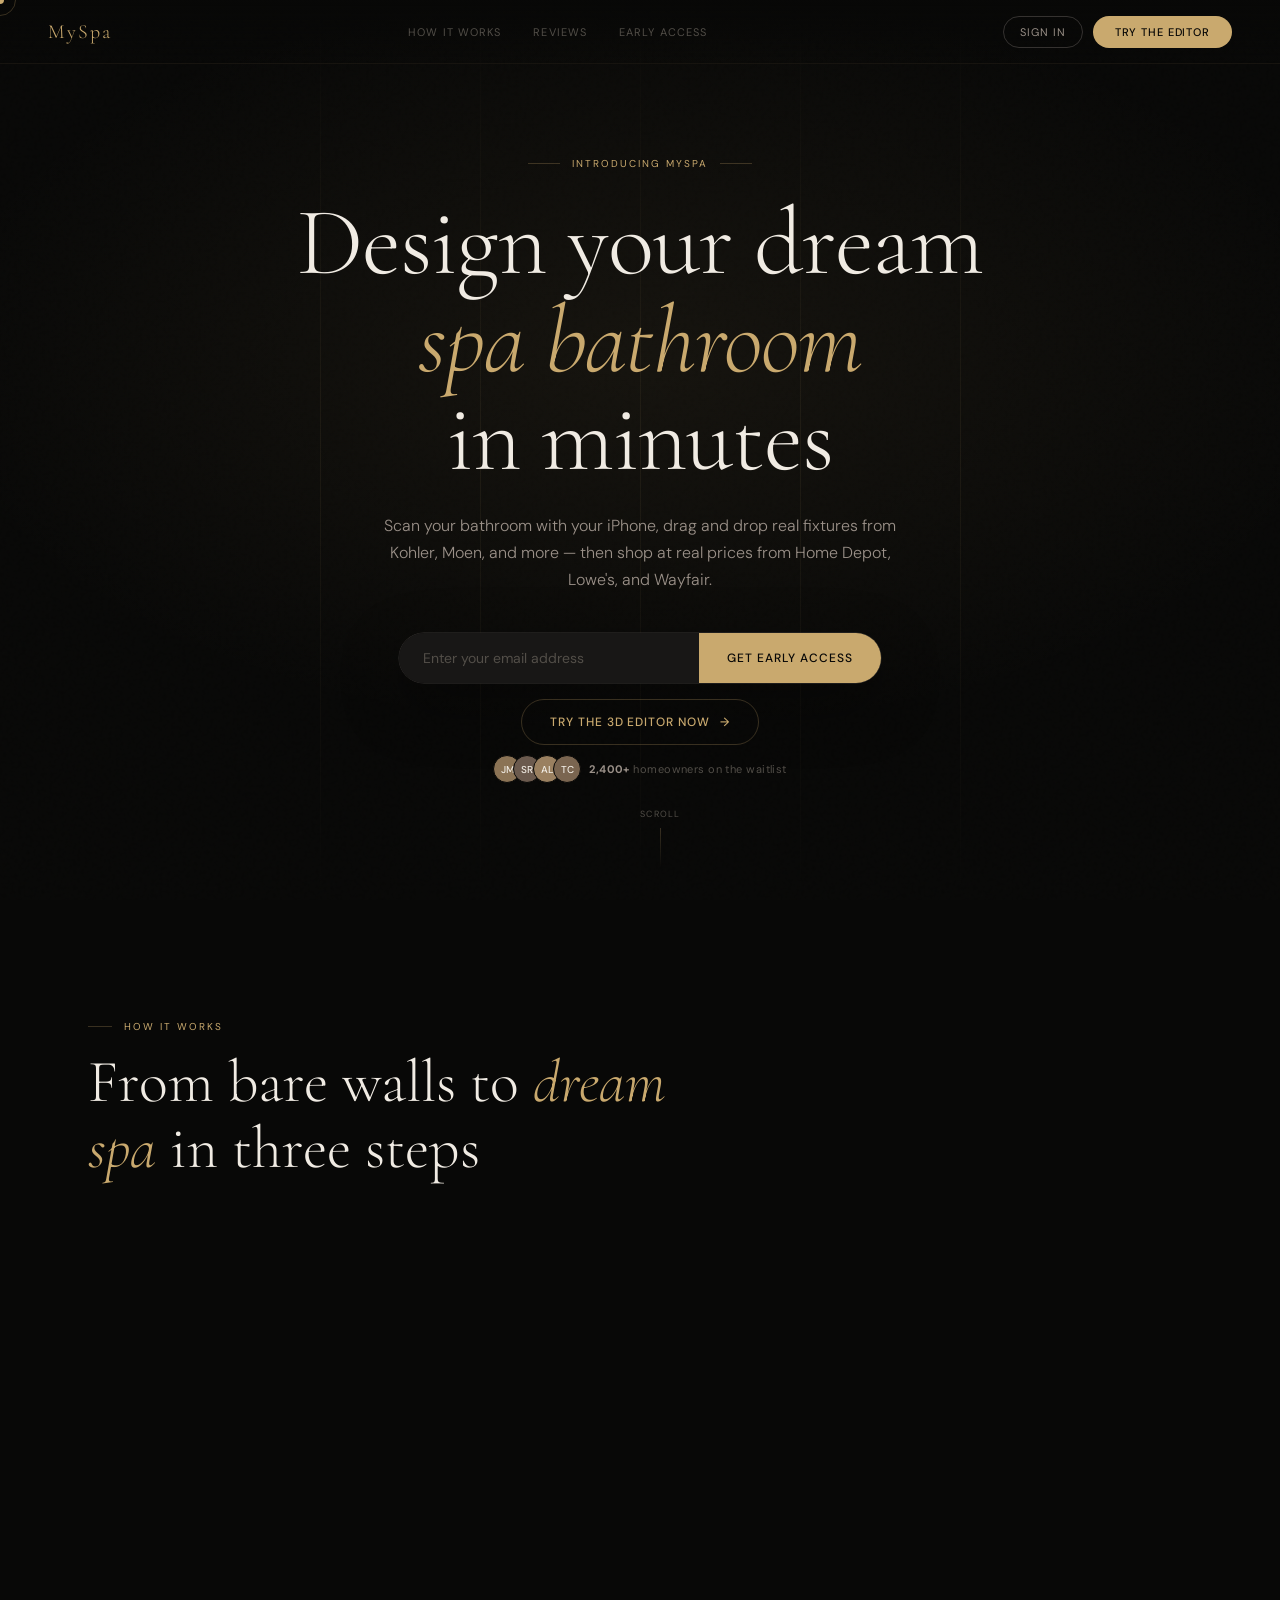
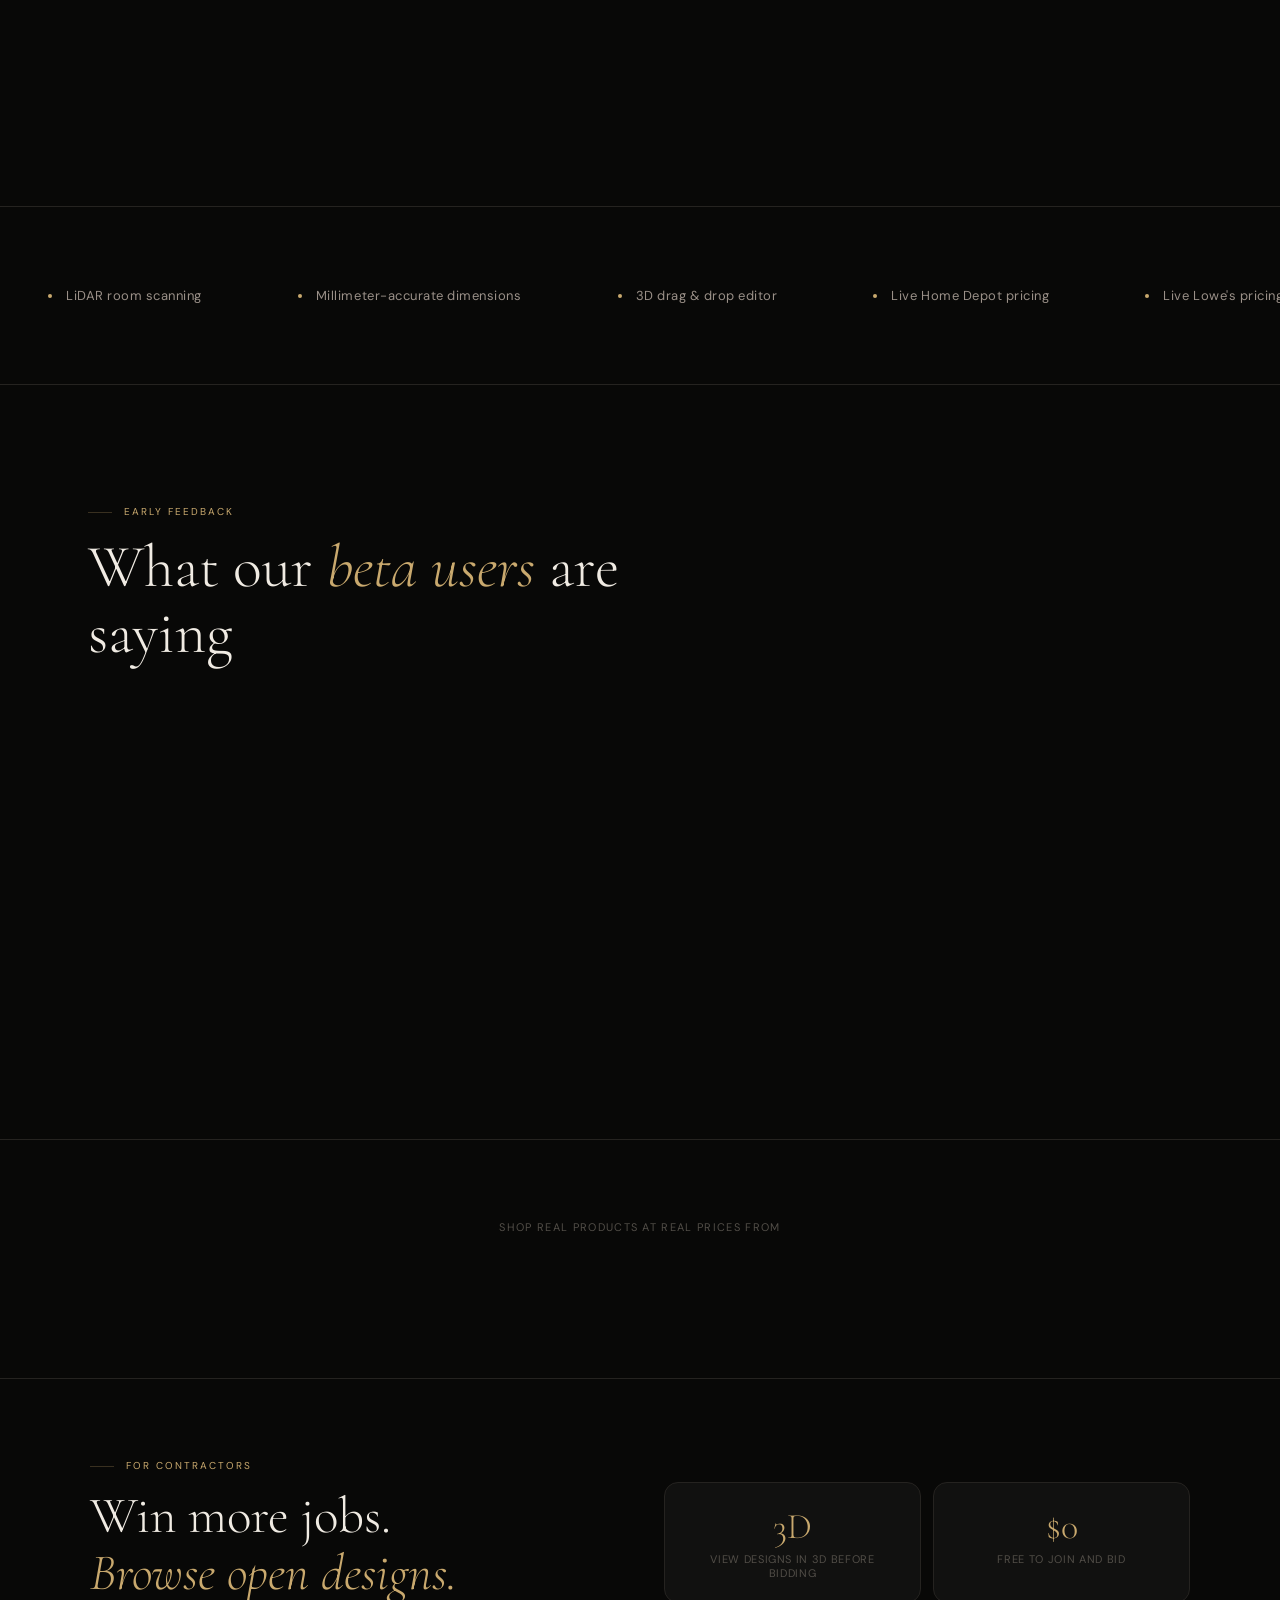
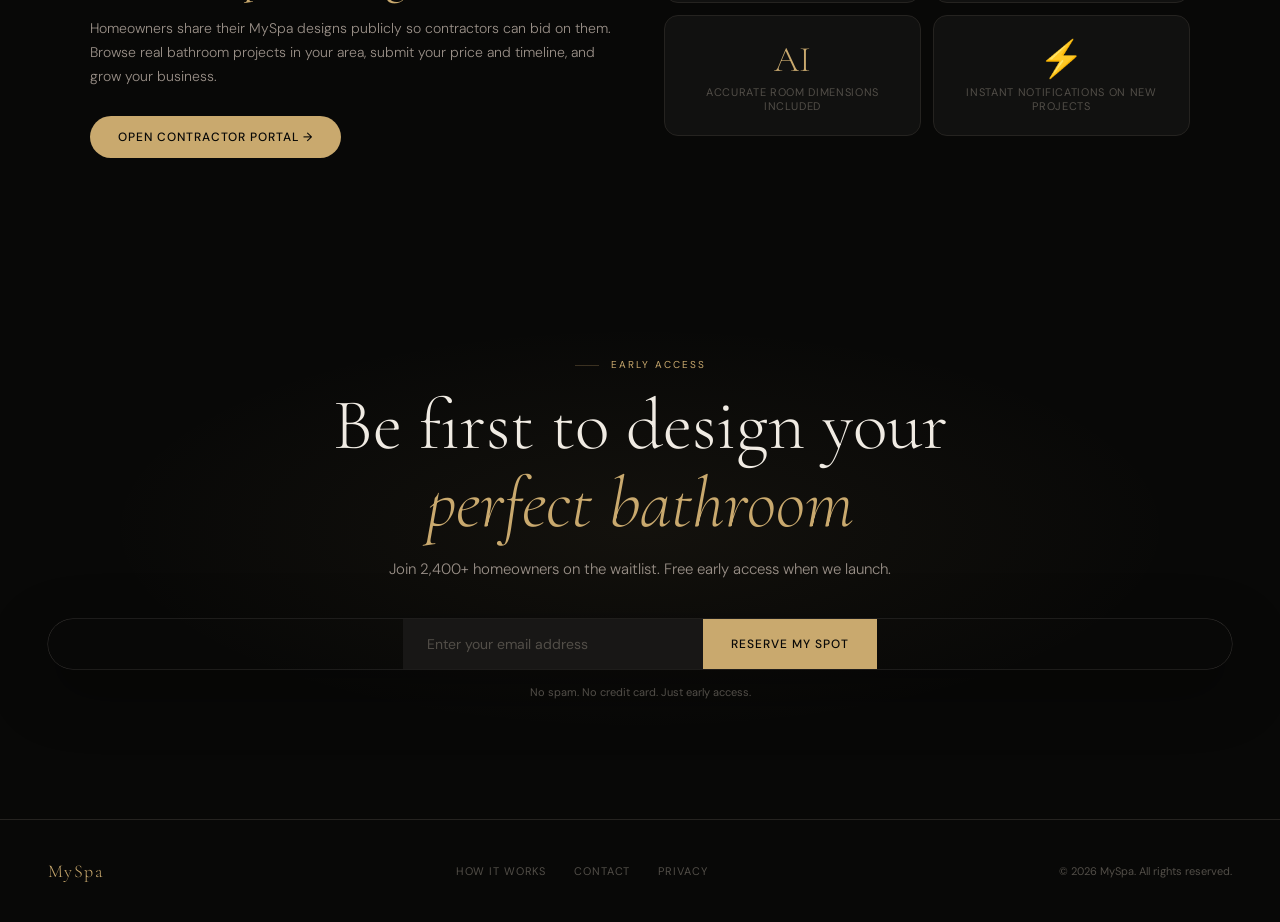
<file: index.html>
<!DOCTYPE html>
<html lang="en">
<head>
<meta charset="UTF-8"/>
<meta name="viewport" content="width=device-width, initial-scale=1.0"/>
<meta name="description" content="MySpa — Design your dream spa bathroom in minutes. Scan your room with your iPhone, drag and drop real fixtures, and shop at real prices from Home Depot, Lowe's, and Wayfair."/>
<title>MySpa — Design Your Dream Spa Bathroom</title>
<link rel="preconnect" href="https://fonts.googleapis.com"/>
<link href="https://fonts.googleapis.com/css2?family=Cormorant+Garamond:ital,wght@0,300;0,400;0,500;1,300;1,400&family=DM+Sans:wght@300;400;500&display=swap" rel="stylesheet"/>
<style>
*,*::before,*::after{box-sizing:border-box;margin:0;padding:0}
:root{
  --gold:#c9a96e;--gold-lt:#e8d5b0;--gold-dim:#c9a96e15;--gold-mid:#c9a96e40;
  --bg:#080807;--surface:#111110;--surface2:#181716;--surface3:#222020;
  --border:#252320;--border2:#353230;
  --text:#f0ebe3;--text2:#9a9088;--text3:#524e48;
  --cream:#f0ebe3;
}
html{scroll-behavior:smooth}
body{font-family:'DM Sans',sans-serif;background:var(--bg);color:var(--text);overflow-x:hidden;cursor:none}

/* ── Custom cursor ── */
#cursor{position:fixed;width:8px;height:8px;background:var(--gold);border-radius:50%;pointer-events:none;z-index:9999;transform:translate(-50%,-50%);transition:transform 0.1s,width 0.2s,height 0.2s,opacity 0.2s}
#cursor-ring{position:fixed;width:32px;height:32px;border:0.5px solid var(--gold-mid);border-radius:50%;pointer-events:none;z-index:9998;transform:translate(-50%,-50%);transition:transform 0.12s,width 0.2s,height 0.2s,border-color 0.2s}
body:has(a:hover) #cursor-ring,body:has(button:hover) #cursor-ring{width:48px;height:48px;border-color:var(--gold)}

/* ── Grain overlay ── */
body::before{
  content:'';position:fixed;inset:0;z-index:1;pointer-events:none;
  background-image:url("data:image/svg+xml,%3Csvg viewBox='0 0 256 256' xmlns='http://www.w3.org/2000/svg'%3E%3Cfilter id='noise'%3E%3CfeTurbulence type='fractalNoise' baseFrequency='0.9' numOctaves='4' stitchTiles='stitch'/%3E%3C/filter%3E%3Crect width='100%25' height='100%25' filter='url(%23noise)' opacity='0.04'/%3E%3C/svg%3E");
  opacity:0.4;
}

/* ── Nav ── */
nav{
  position:fixed;top:0;left:0;right:0;z-index:100;
  display:flex;align-items:center;justify-content:space-between;
  padding:0 48px;height:64px;
  background:linear-gradient(to bottom,rgba(8,8,7,0.98),rgba(8,8,7,0));
  border-bottom:0.5px solid rgba(201,169,110,0.08);
}
.nav-logo{font-family:'Cormorant Garamond',serif;font-size:20px;font-weight:300;color:var(--gold);letter-spacing:0.1em}
.nav-links{display:flex;gap:32px;align-items:center}
.nav-links a{font-size:11px;color:var(--text3);text-decoration:none;letter-spacing:0.1em;text-transform:uppercase;transition:color 0.2s}
.nav-links a:hover{color:var(--gold)}
.nav-cta{
  background:var(--gold);color:var(--bg);border:none;
  padding:9px 22px;border-radius:24px;font-size:11px;font-family:'DM Sans',sans-serif;
  font-weight:500;letter-spacing:0.08em;text-transform:uppercase;cursor:pointer;
  transition:opacity 0.2s;
}
.nav-cta:hover{opacity:0.88}
.editor-btn{
  display:inline-flex;align-items:center;gap:10px;
  background:transparent;color:var(--gold);
  border:0.5px solid var(--gold-mid);
  padding:14px 28px;border-radius:32px;font-size:12px;
  font-family:'DM Sans',sans-serif;font-weight:500;
  letter-spacing:0.08em;text-transform:uppercase;
  cursor:pointer;transition:all 0.25s;text-decoration:none;
  margin-top:16px;
}
.editor-btn:hover{background:var(--gold-dim);border-color:var(--gold)}
.editor-btn-arrow{transition:transform 0.2s}
.editor-btn:hover .editor-btn-arrow{transform:translateX(4px)}

/* ── Hero ── */
#hero{
  min-height:100vh;display:flex;flex-direction:column;
  align-items:center;justify-content:center;text-align:center;
  padding:120px 24px 80px;position:relative;overflow:hidden;
}
.hero-bg{
  position:absolute;inset:0;z-index:0;
  background:radial-gradient(ellipse 80% 60% at 50% 40%,rgba(201,169,110,0.07) 0%,transparent 70%);
}
.hero-lines{position:absolute;inset:0;z-index:0;overflow:hidden}
.hero-line{position:absolute;left:50%;height:100%;width:0.5px;background:linear-gradient(to bottom,transparent,rgba(201,169,110,0.08),transparent)}
.hero-line:nth-child(1){transform:translateX(-320px)}
.hero-line:nth-child(2){transform:translateX(-160px)}
.hero-line:nth-child(3){transform:translateX(0)}
.hero-line:nth-child(4){transform:translateX(160px)}
.hero-line:nth-child(5){transform:translateX(320px)}

.hero-eyebrow{
  font-size:10px;letter-spacing:0.2em;text-transform:uppercase;
  color:var(--gold);margin-bottom:24px;position:relative;z-index:2;
  display:flex;align-items:center;gap:12px;
  animation:fadeUp 0.8s ease both;
}
.hero-eyebrow::before,.hero-eyebrow::after{content:'';width:32px;height:0.5px;background:var(--gold-mid)}

.hero-headline{
  font-family:'Cormorant Garamond',serif;
  font-size:clamp(52px,8vw,96px);font-weight:300;line-height:1.02;
  color:var(--cream);letter-spacing:-0.01em;
  max-width:900px;position:relative;z-index:2;
  animation:fadeUp 0.8s 0.15s ease both;
}
.hero-headline em{font-style:italic;color:var(--gold)}

.hero-sub{
  font-size:16px;color:var(--text2);line-height:1.7;
  max-width:520px;margin-top:24px;font-weight:300;
  position:relative;z-index:2;
  animation:fadeUp 0.8s 0.3s ease both;
}

.hero-form{
  display:flex;gap:0;margin-top:40px;position:relative;z-index:2;
  animation:fadeUp 0.8s 0.45s ease both;
  box-shadow:0 0 0 0.5px var(--border2),0 20px 60px rgba(0,0,0,0.4);
  border-radius:32px;overflow:hidden;
}
.hero-input{
  background:var(--surface2);border:none;outline:none;
  padding:16px 24px;font-size:14px;color:var(--text);
  font-family:'DM Sans',sans-serif;width:300px;
}
.hero-input::placeholder{color:var(--text3)}
.hero-btn{
  background:var(--gold);color:var(--bg);border:none;
  padding:16px 28px;font-size:12px;font-family:'DM Sans',sans-serif;
  font-weight:500;letter-spacing:0.08em;text-transform:uppercase;
  cursor:pointer;white-space:nowrap;transition:opacity 0.2s;
}
.hero-btn:hover{opacity:0.9}

.hero-social{
  margin-top:16px;font-size:11px;color:var(--text3);
  position:relative;z-index:2;
  animation:fadeUp 0.8s 0.6s ease both;
}
.hero-count{
  display:flex;align-items:center;gap:8px;justify-content:center;margin-top:10px;
  position:relative;z-index:2;
  animation:fadeUp 0.8s 0.6s ease both;
}
.avatar-stack{display:flex}
.avatar{
  width:28px;height:28px;border-radius:50%;
  border:1.5px solid var(--bg);margin-left:-8px;
  font-size:10px;font-weight:500;display:flex;align-items:center;justify-content:center;
}
.avatar:first-child{margin-left:0}
.avatar-1{background:#8b7355}
.avatar-2{background:#6b5a4e}
.avatar-3{background:#9a8060}
.avatar-4{background:#7a6550}
.hero-count span{font-size:11px;color:var(--text3);letter-spacing:0.04em}
.hero-count strong{color:var(--text2)}

/* ── Scroll indicator ── */
.scroll-hint{
  position:absolute;bottom:32px;left:50%;transform:translateX(-50%);
  display:flex;flex-direction:column;align-items:center;gap:8px;z-index:2;
  animation:fadeUp 0.8s 0.9s ease both;
}
.scroll-hint span{font-size:9px;color:var(--text3);letter-spacing:0.14em;text-transform:uppercase}
.scroll-line{width:0.5px;height:40px;background:linear-gradient(to bottom,var(--gold-mid),transparent);animation:scrollPulse 2s ease-in-out infinite}
@keyframes scrollPulse{0%,100%{opacity:0.4;transform:scaleY(0.8)}50%{opacity:1;transform:scaleY(1)}}

/* ── How it works ── */
#how{padding:120px 48px;max-width:1200px;margin:0 auto}
.section-label{
  font-size:10px;letter-spacing:0.2em;text-transform:uppercase;
  color:var(--gold);margin-bottom:16px;
  display:flex;align-items:center;gap:12px;
}
.section-label::before{content:'';width:24px;height:0.5px;background:var(--gold-mid)}
.section-headline{
  font-family:'Cormorant Garamond',serif;font-size:clamp(36px,5vw,60px);
  font-weight:300;color:var(--cream);line-height:1.1;max-width:600px;margin-bottom:64px;
}
.section-headline em{font-style:italic;color:var(--gold)}

.steps{display:grid;grid-template-columns:repeat(3,1fr);gap:2px}
.step{
  background:var(--surface);padding:40px 32px;position:relative;
  border:0.5px solid var(--border);transition:border-color 0.3s;
}
.step:hover{border-color:var(--border2)}
.step:first-child{border-radius:16px 0 0 16px}
.step:last-child{border-radius:0 16px 16px 0}
.step-num{
  font-family:'Cormorant Garamond',serif;font-size:64px;font-weight:300;
  color:var(--border2);line-height:1;margin-bottom:20px;
}
.step-icon{
  width:48px;height:48px;border:0.5px solid var(--border2);border-radius:12px;
  display:flex;align-items:center;justify-content:center;margin-bottom:20px;
  font-size:20px;
}
.step-title{font-family:'Cormorant Garamond',serif;font-size:24px;font-weight:400;color:var(--cream);margin-bottom:10px}
.step-body{font-size:13px;color:var(--text2);line-height:1.7;font-weight:300}
.step-tag{
  display:inline-block;margin-top:16px;font-size:9px;letter-spacing:0.1em;
  text-transform:uppercase;color:var(--gold);border:0.5px solid var(--gold-mid);
  padding:4px 10px;border-radius:12px;
}

/* ── Feature strip ── */
#features{
  padding:80px 0;border-top:0.5px solid var(--border);border-bottom:0.5px solid var(--border);
  overflow:hidden;position:relative;
}
.feature-track{
  display:flex;gap:0;white-space:nowrap;
  animation:marquee 28s linear infinite;
}
.feature-track:hover{animation-play-state:paused}
.feature-item{
  display:inline-flex;align-items:center;gap:14px;
  padding:0 48px;font-size:13px;color:var(--text2);letter-spacing:0.04em;flex-shrink:0;
}
.feature-dot{width:4px;height:4px;border-radius:50%;background:var(--gold);flex-shrink:0}
@keyframes marquee{from{transform:translateX(0)}to{transform:translateX(-50%)}}

/* ── Social proof ── */
#proof{padding:120px 48px;max-width:1200px;margin:0 auto}
.testimonials{display:grid;grid-template-columns:repeat(3,1fr);gap:16px;margin-top:64px}
.testimonial{
  background:var(--surface);border:0.5px solid var(--border);
  border-radius:16px;padding:32px;transition:border-color 0.3s;
}
.testimonial:hover{border-color:var(--border2)}
.testimonial-stars{color:var(--gold);font-size:12px;letter-spacing:2px;margin-bottom:16px}
.testimonial-text{
  font-family:'Cormorant Garamond',serif;font-size:18px;font-weight:300;
  font-style:italic;color:var(--cream);line-height:1.5;margin-bottom:20px;
}
.testimonial-author{display:flex;align-items:center;gap:12px}
.testimonial-avatar{
  width:36px;height:36px;border-radius:50%;
  display:flex;align-items:center;justify-content:center;
  font-size:12px;font-weight:500;color:var(--cream);flex-shrink:0;
}
.testimonial-name{font-size:12px;color:var(--text);font-weight:500}
.testimonial-role{font-size:11px;color:var(--text3);margin-top:2px}

/* ── Retailers ── */
#retailers{padding:80px 48px;border-top:0.5px solid var(--border);text-align:center}
.retailers-label{font-size:11px;color:var(--text3);letter-spacing:0.12em;text-transform:uppercase;margin-bottom:40px}
.retailer-logos{display:flex;align-items:center;justify-content:center;gap:56px;flex-wrap:wrap}
.retailer-logo{font-size:18px;font-weight:500;letter-spacing:0.04em;transition:opacity 0.2s}
.retailer-logo:hover{opacity:0.8}
.retailer-logo.hd{color:#f96302}
.retailer-logo.lw{color:#4a90d9}
.retailer-logo.wf{color:#a78bfa}
.retailer-plus{color:var(--text3);font-size:14px}

/* ── Waitlist CTA ── */
#waitlist{
  padding:120px 48px;text-align:center;position:relative;overflow:hidden;
}
.waitlist-bg{
  position:absolute;inset:0;
  background:radial-gradient(ellipse 60% 50% at 50% 50%,rgba(201,169,110,0.06),transparent 70%);
}
.waitlist-headline{
  font-family:'Cormorant Garamond',serif;font-size:clamp(40px,6vw,72px);
  font-weight:300;color:var(--cream);line-height:1.08;max-width:700px;margin:0 auto 16px;
  position:relative;z-index:2;
}
.waitlist-headline em{font-style:italic;color:var(--gold)}
.waitlist-sub{font-size:15px;color:var(--text2);margin-bottom:40px;font-weight:300;position:relative;z-index:2}
.waitlist-form{position:relative;z-index:2;display:flex;gap:0;justify-content:center}
.waitlist-form .hero-form{animation:none}

/* ── Footer ── */
footer{
  padding:40px 48px;border-top:0.5px solid var(--border);
  display:flex;align-items:center;justify-content:space-between;
  flex-wrap:wrap;gap:16px;
}
.footer-logo{font-family:'Cormorant Garamond',serif;font-size:18px;font-weight:300;color:var(--gold);letter-spacing:0.08em}
.footer-links{display:flex;gap:28px}
.footer-links a{font-size:11px;color:var(--text3);text-decoration:none;letter-spacing:0.08em;text-transform:uppercase;transition:color 0.2s}
.footer-links a:hover{color:var(--text2)}
.footer-copy{font-size:11px;color:var(--text3)}

/* ── Success state ── */
.success-msg{
  display:none;padding:14px 28px;background:var(--surface2);
  border:0.5px solid rgba(93,184,136,0.4);border-radius:32px;
  font-size:13px;color:#5db888;letter-spacing:0.04em;margin-top:0;
}

/* ── Animations ── */
@keyframes fadeUp{from{opacity:0;transform:translateY(24px)}to{opacity:1;transform:translateY(0)}}
.reveal{opacity:0;transform:translateY(32px);transition:opacity 0.7s ease,transform 0.7s ease}
.reveal.visible{opacity:1;transform:translateY(0)}
</style>
</head>
<body>

<div id="cursor"></div>
<div id="cursor-ring"></div>

<!-- Nav -->
<nav>
  <div class="nav-logo">MySpa</div>
  <div class="nav-links">
    <a href="#how">How it works</a>
    <a href="#proof">Reviews</a>
    <a href="#waitlist">Early access</a>
  </div>
  <div style="display:flex;gap:10px;align-items:center">
    <a href="/contractor.html" id="nav-contractor" style="display:none;font-size:11px;color:var(--text2);text-decoration:none;letter-spacing:0.08em;text-transform:uppercase;padding:8px 16px;border:0.5px solid var(--border2);border-radius:20px;transition:all 0.2s" onmouseover="this.style.borderColor='var(--gold-mid)';this.style.color='var(--gold)'" onmouseout="this.style.borderColor='var(--border2)';this.style.color='var(--text2)'">Contractor Portal</a>
    <a href="/auth.html" id="nav-signin" style="font-size:11px;color:var(--text2);text-decoration:none;letter-spacing:0.08em;text-transform:uppercase;padding:8px 16px;border:0.5px solid var(--border2);border-radius:20px;transition:all 0.2s" onmouseover="this.style.borderColor='var(--gold-mid)';this.style.color='var(--gold)'" onmouseout="this.style.borderColor='var(--border2)';this.style.color='var(--text2)'">Sign In</a>
    <a href="/profile.html" id="nav-profile" style="display:none;font-size:11px;color:var(--text2);text-decoration:none;letter-spacing:0.08em;text-transform:uppercase;padding:8px 16px;border:0.5px solid var(--border2);border-radius:20px;transition:all 0.2s" onmouseover="this.style.borderColor='var(--gold-mid)';this.style.color='var(--gold)'" onmouseout="this.style.borderColor='var(--border2)';this.style.color='var(--text2)'">My Profile</a>
    <button class="nav-cta" onclick="window.location.href='/editor.html'">Try the Editor</button>
  </div>
</nav>

<!-- Hero -->
<section id="hero">
  <div class="hero-bg"></div>
  <div class="hero-lines">
    <div class="hero-line"></div><div class="hero-line"></div><div class="hero-line"></div>
    <div class="hero-line"></div><div class="hero-line"></div>
  </div>

  <div class="hero-eyebrow">Introducing MySpa</div>

  <h1 class="hero-headline">
    Design your dream<br><em>spa bathroom</em><br>in minutes
  </h1>

  <p class="hero-sub">
    Scan your bathroom with your iPhone, drag and drop real fixtures from Kohler, Moen, and more — then shop at real prices from Home Depot, Lowe's, and Wayfair.
  </p>

  <div class="hero-form" id="hero-form">
    <input class="hero-input" type="email" id="hero-email" placeholder="Enter your email address" />
    <button class="hero-btn" onclick="joinWaitlist('hero')">Get Early Access</button>
  </div>
  <div class="success-msg" id="hero-success">You're on the list — we'll be in touch soon.</div>

  <a class="editor-btn" href="/editor.html" style="position:relative;z-index:2;animation:fadeUp 0.8s 0.55s ease both">
    Try the 3D Editor now <span class="editor-btn-arrow">→</span>
  </a>

  <div class="hero-count">
    <div class="avatar-stack">
      <div class="avatar avatar-1">JM</div>
      <div class="avatar avatar-2">SR</div>
      <div class="avatar avatar-3">AL</div>
      <div class="avatar avatar-4">TC</div>
    </div>
    <span><strong>2,400+</strong> homeowners on the waitlist</span>
  </div>

  <div class="scroll-hint">
    <span>Scroll</span>
    <div class="scroll-line"></div>
  </div>
</section>

<!-- How it works -->
<section id="how">
  <div class="section-label">How it works</div>
  <h2 class="section-headline">From bare walls to <em>dream spa</em> in three steps</h2>

  <div class="steps reveal">
    <div class="step">
      <div class="step-num">01</div>
      <div class="step-title">Scan your room</div>
      <p class="step-body">Open MySpa on your iPhone Pro and slowly pan around your bathroom. Our AR engine uses LiDAR to capture every wall, window, and surface with millimeter precision.</p>
      <span class="step-tag">LiDAR · ARKit · RoomPlan</span>
    </div>
    <div class="step">
      <div class="step-num">02</div>
      <div class="step-title">Design your spa</div>
      <p class="step-body">Your room appears in 3D — accurately dimensioned and ready to design. Drag and drop vanities, soaking tubs, walk-in showers, and fixtures until every inch is perfect.</p>
      <span class="step-tag">3D Editor · Drag & Drop</span>
    </div>
    <div class="step">
      <div class="step-num">03</div>
      <div class="step-title">Shop at real prices</div>
      <p class="step-body">Every fixture shows live pricing from Home Depot, Lowe's, and Wayfair. Add to your cart and check out — or share your design with your contractor and get to work.</p>
      <span class="step-tag">Live Pricing · Instant Checkout</span>
    </div>
  </div>
  <div style="text-align:center;margin-top:48px">
    <a class="editor-btn reveal" href="/editor.html">Launch the 3D editor <span class="editor-btn-arrow">→</span></a>
  </div>
</section>
<section id="features">
  <div class="feature-track" id="feature-track">
    <span class="feature-item"><span class="feature-dot"></span>LiDAR room scanning</span>
    <span class="feature-item"><span class="feature-dot"></span>Millimeter-accurate dimensions</span>
    <span class="feature-item"><span class="feature-dot"></span>3D drag & drop editor</span>
    <span class="feature-item"><span class="feature-dot"></span>Live Home Depot pricing</span>
    <span class="feature-item"><span class="feature-dot"></span>Live Lowe's pricing</span>
    <span class="feature-item"><span class="feature-dot"></span>Wayfair integration</span>
    <span class="feature-item"><span class="feature-dot"></span>Save & share designs</span>
    <span class="feature-item"><span class="feature-dot"></span>Contractor mode</span>
    <span class="feature-item"><span class="feature-dot"></span>iOS & web app</span>
    <span class="feature-item"><span class="feature-dot"></span>Multi-angle scanning</span>
    <span class="feature-item"><span class="feature-dot"></span>LiDAR room scanning</span>
    <span class="feature-item"><span class="feature-dot"></span>Millimeter-accurate dimensions</span>
    <span class="feature-item"><span class="feature-dot"></span>3D drag & drop editor</span>
    <span class="feature-item"><span class="feature-dot"></span>Live Home Depot pricing</span>
    <span class="feature-item"><span class="feature-dot"></span>Live Lowe's pricing</span>
    <span class="feature-item"><span class="feature-dot"></span>Wayfair integration</span>
    <span class="feature-item"><span class="feature-dot"></span>Save & share designs</span>
    <span class="feature-item"><span class="feature-dot"></span>Contractor mode</span>
    <span class="feature-item"><span class="feature-dot"></span>iOS & web app</span>
    <span class="feature-item"><span class="feature-dot"></span>Multi-angle scanning</span>
  </div>
</section>

<!-- Testimonials -->
<section id="proof">
  <div class="section-label">Early feedback</div>
  <h2 class="section-headline">What our <em>beta users</em> are saying</h2>

  <div class="testimonials reveal">
    <div class="testimonial">
      <div class="testimonial-stars">★★★★★</div>
      <p class="testimonial-text">"I've been planning my master bathroom renovation for two years. MySpa helped me finalize the layout in an afternoon — and I saved $3,000 by catching a fixture overlap before demo day."</p>
      <div class="testimonial-author">
        <div class="testimonial-avatar" style="background:#6b5a4e">JM</div>
        <div>
          <div class="testimonial-name">Jessica M.</div>
          <div class="testimonial-role">Homeowner · Austin, TX</div>
        </div>
      </div>
    </div>
    <div class="testimonial">
      <div class="testimonial-stars">★★★★★</div>
      <p class="testimonial-text">"As a contractor, I used to spend hours doing manual measurements and hand-drawing plans. MySpa does it in 60 seconds. I've already shown it to every client I have."</p>
      <div class="testimonial-author">
        <div class="testimonial-avatar" style="background:#8b7355">RK</div>
        <div>
          <div class="testimonial-name">Ryan K.</div>
          <div class="testimonial-role">General Contractor · Denver, CO</div>
        </div>
      </div>
    </div>
    <div class="testimonial">
      <div class="testimonial-stars">★★★★★</div>
      <p class="testimonial-text">"The real-time pricing is a game changer. I could see exactly what my dream bathroom would cost and adjust in real time. Ended up with something even better than I imagined."</p>
      <div class="testimonial-author">
        <div class="testimonial-avatar" style="background:#7a6a5a">SL</div>
        <div>
          <div class="testimonial-name">Sarah L.</div>
          <div class="testimonial-role">Interior Designer · NYC</div>
        </div>
      </div>
    </div>
  </div>
</section>

<!-- Retailers -->
<section id="retailers">
  <div class="retailers-label">Shop real products at real prices from</div>
  <div class="retailer-logos reveal">
    <div class="retailer-logo hd">Home Depot</div>
    <div class="retailer-plus">+</div>
    <div class="retailer-logo lw">Lowe's</div>
    <div class="retailer-plus">+</div>
    <div class="retailer-logo wf">Wayfair</div>
  </div>
</section>

<!-- Contractor CTA -->
<section style="padding:80px 48px;border-top:0.5px solid var(--border)">
  <div style="max-width:1100px;margin:0 auto;display:grid;grid-template-columns:1fr 1fr;gap:48px;align-items:center">
    <div>
      <div class="section-label">For Contractors</div>
      <h2 style="font-family:'Cormorant Garamond',serif;font-size:clamp(32px,4vw,52px);font-weight:300;color:var(--cream);line-height:1.1;margin-bottom:16px">
        Win more jobs.<br><em style="color:var(--gold)">Browse open designs.</em>
      </h2>
      <p style="font-size:14px;color:var(--text2);line-height:1.7;margin-bottom:28px;font-weight:300">
        Homeowners share their MySpa designs publicly so contractors can bid on them. Browse real bathroom projects in your area, submit your price and timeline, and grow your business.
      </p>
      <a href="/contractor.html" style="display:inline-flex;align-items:center;gap:10px;background:var(--gold);color:var(--bg);text-decoration:none;padding:13px 28px;border-radius:24px;font-size:12px;font-family:'DM Sans',sans-serif;font-weight:500;letter-spacing:0.08em;text-transform:uppercase;transition:opacity 0.2s" onmouseover="this.style.opacity='0.88'" onmouseout="this.style.opacity='1'">
        Open Contractor Portal →
      </a>
    </div>
    <div style="display:grid;grid-template-columns:1fr 1fr;gap:12px">
      <div style="background:var(--surface);border:0.5px solid var(--border);border-radius:14px;padding:22px;text-align:center">
        <div style="font-family:'Cormorant Garamond',serif;font-size:36px;color:var(--gold);font-weight:300">3D</div>
        <div style="font-size:11px;color:var(--text3);letter-spacing:0.06em;text-transform:uppercase;margin-top:4px">View designs in 3D before bidding</div>
      </div>
      <div style="background:var(--surface);border:0.5px solid var(--border);border-radius:14px;padding:22px;text-align:center">
        <div style="font-family:'Cormorant Garamond',serif;font-size:36px;color:var(--gold);font-weight:300">$0</div>
        <div style="font-size:11px;color:var(--text3);letter-spacing:0.06em;text-transform:uppercase;margin-top:4px">Free to join and bid</div>
      </div>
      <div style="background:var(--surface);border:0.5px solid var(--border);border-radius:14px;padding:22px;text-align:center">
        <div style="font-family:'Cormorant Garamond',serif;font-size:36px;color:var(--gold);font-weight:300">AI</div>
        <div style="font-size:11px;color:var(--text3);letter-spacing:0.06em;text-transform:uppercase;margin-top:4px">Accurate room dimensions included</div>
      </div>
      <div style="background:var(--surface);border:0.5px solid var(--border);border-radius:14px;padding:22px;text-align:center">
        <div style="font-family:'Cormorant Garamond',serif;font-size:36px;color:var(--gold);font-weight:300">⚡</div>
        <div style="font-size:11px;color:var(--text3);letter-spacing:0.06em;text-transform:uppercase;margin-top:4px">Instant notifications on new projects</div>
      </div>
    </div>
  </div>
</section>

<!-- Waitlist CTA -->
<section id="waitlist">
  <div class="waitlist-bg"></div>
  <div class="section-label" style="justify-content:center">Early access</div>
  <h2 class="waitlist-headline">Be first to design your <em>perfect bathroom</em></h2>
  <p class="waitlist-sub">Join 2,400+ homeowners on the waitlist. Free early access when we launch.</p>

  <div class="hero-form reveal" id="waitlist-form" style="justify-content:center">
    <input class="hero-input" type="email" id="waitlist-email" placeholder="Enter your email address"/>
    <button class="hero-btn" onclick="joinWaitlist('waitlist')">Reserve My Spot</button>
  </div>
  <div class="success-msg" id="waitlist-success" style="display:none;margin:16px auto 0">You're on the list — we'll reach out when we launch.</div>
  <p style="font-size:11px;color:var(--text3);margin-top:16px;position:relative;z-index:2">No spam. No credit card. Just early access.</p>
</section>

<!-- Footer -->
<footer>
  <div class="footer-logo">MySpa</div>
  <div class="footer-links">
    <a href="#how">How it works</a>
    <a href="mailto:hello@myspa.design">Contact</a>
    <a href="#">Privacy</a>
  </div>
  <div class="footer-copy">© 2026 MySpa. All rights reserved.</div>
</footer>

<script type="module">
import { createClient } from 'https://esm.sh/@supabase/supabase-js@2';

/* ─── Supabase config — replace both values below ─── */
const SUPABASE_URL = 'https://nylbgdizzlpsaacrbsae.supabase.co';
const SUPABASE_PUBLISHABLE_KEY = 'sb_publishable_pmUom2TfYAl2oa3OrFXpSw_JVL4LE4P';
const supabase = createClient(SUPABASE_URL, SUPABASE_PUBLISHABLE_KEY);

/* ── Check auth state and update nav ── */
const { data: { session } } = await supabase.auth.getSession();
if (session) {
  document.getElementById('nav-signin').style.display = 'none';
  document.getElementById('nav-profile').style.display = 'inline-block';

  // Check if contractor
  const { data: userData } = await supabase.from('users').select('role').eq('id', session.user.id).single();
  if (userData?.role === 'contractor') {
    document.getElementById('nav-contractor').style.display = 'inline-block';
  }
}

/* ── Custom cursor ── */
const cursor = document.getElementById('cursor');
const ring = document.getElementById('cursor-ring');
document.addEventListener('mousemove', e => {
  cursor.style.left = e.clientX + 'px';
  cursor.style.top = e.clientY + 'px';
  setTimeout(() => {
    ring.style.left = e.clientX + 'px';
    ring.style.top = e.clientY + 'px';
  }, 60);
});

/* ── Scroll reveal ── */
const observer = new IntersectionObserver(entries => {
  entries.forEach(e => { if(e.isIntersecting) e.target.classList.add('visible'); });
}, { threshold: 0.15 });
document.querySelectorAll('.reveal').forEach(el => observer.observe(el));

/* ── Waitlist ── */
async function joinWaitlist(source) {
  const emailEl = document.getElementById(source === 'hero' ? 'hero-email' : 'waitlist-email');
  const formEl = document.getElementById(source === 'hero' ? 'hero-form' : 'waitlist-form');
  const successEl = document.getElementById(source === 'hero' ? 'hero-success' : 'waitlist-success');
  const email = emailEl.value.trim();

  if (!email || !email.includes('@')) {
    emailEl.style.outline = '1px solid rgba(224,85,85,0.5)';
    setTimeout(() => emailEl.style.outline = '', 1500);
    return;
  }

  const { error } = await supabase.from('waitlist').insert({ email, source: 'landing_page' });

  if (!error || error.code === '23505') {
    formEl.style.display = 'none';
    successEl.style.display = 'block';
  } else {
    console.error('Waitlist error:', error);
    emailEl.placeholder = 'Something went wrong — try again';
    emailEl.style.outline = '1px solid rgba(224,85,85,0.5)';
    setTimeout(() => { emailEl.style.outline = ''; emailEl.placeholder = 'Enter your email address'; }, 2000);
  }
}

/* ── Enter key on inputs ── */
['hero-email','waitlist-email'].forEach(id => {
  document.getElementById(id)?.addEventListener('keydown', e => {
    if(e.key === 'Enter') joinWaitlist(id.includes('hero') ? 'hero' : 'waitlist');
  });
});

/* Expose to global scope for onclick buttons */
window.joinWaitlist = joinWaitlist;
</script>
</body>
</html>
</file>
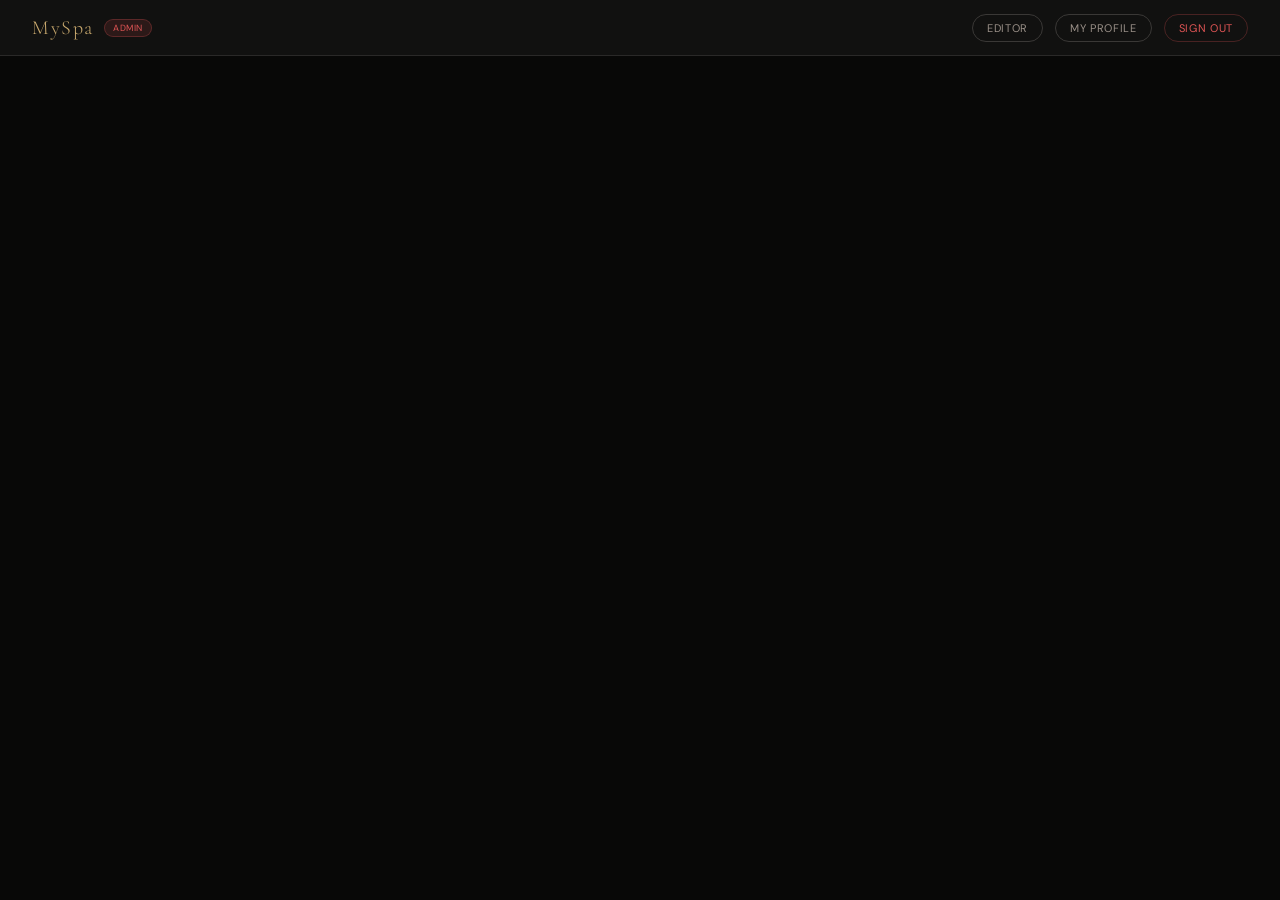
<file: admin.html>
<!DOCTYPE html>
<html lang="en">
<head>
<meta charset="UTF-8"/>
<meta name="viewport" content="width=device-width, initial-scale=1.0"/>
<title>MySpa — Admin</title>
<link rel="preconnect" href="https://fonts.googleapis.com"/>
<link href="https://fonts.googleapis.com/css2?family=Cormorant+Garamond:ital,wght@0,300;0,400;1,300&family=DM+Sans:wght@300;400;500&display=swap" rel="stylesheet"/>
<style>
*,*::before,*::after{box-sizing:border-box;margin:0;padding:0}
:root{
  --gold:#c9a96e;--gold-dim:#c9a96e18;--gold-mid:#c9a96e40;
  --bg:#080807;--surface:#111110;--surface2:#191918;--surface3:#222220;
  --border:#2a2928;--border2:#3a3836;
  --text:#f0ebe3;--text2:#9a9088;--text3:#524e48;
  --danger:#e05555;--success:#5db888;
}
body{font-family:'DM Sans',sans-serif;background:var(--bg);color:var(--text);min-height:100vh}

/* Nav */
nav{display:flex;align-items:center;justify-content:space-between;padding:0 32px;height:56px;border-bottom:0.5px solid var(--border);background:var(--surface);position:sticky;top:0;z-index:50}
.nav-logo{font-family:'Cormorant Garamond',serif;font-size:20px;font-weight:300;color:var(--gold);letter-spacing:0.08em;text-decoration:none}
.nav-badge{font-size:9px;color:var(--danger);background:#e0555522;border:0.5px solid #e0555544;border-radius:10px;padding:2px 8px;letter-spacing:0.06em;text-transform:uppercase;margin-left:10px}
.nav-right{display:flex;align-items:center;gap:12px}
.nav-btn{background:transparent;border:0.5px solid var(--border2);color:var(--text2);padding:6px 14px;border-radius:20px;font-size:11px;cursor:pointer;font-family:'DM Sans',sans-serif;letter-spacing:0.06em;text-transform:uppercase;transition:all 0.2s;text-decoration:none;display:inline-block}
.nav-btn:hover{border-color:var(--gold-mid);color:var(--gold)}

/* Layout */
.container{max-width:1200px;margin:0 auto;padding:32px 24px}

/* Stats grid */
.stats-grid{display:grid;grid-template-columns:repeat(4,1fr);gap:16px;margin-bottom:32px}
.stat-card{background:var(--surface);border:0.5px solid var(--border);border-radius:14px;padding:20px 22px}
.stat-card-val{font-family:'Cormorant Garamond',serif;font-size:42px;font-weight:300;color:var(--gold);line-height:1}
.stat-card-label{font-size:10px;color:var(--text3);letter-spacing:0.1em;text-transform:uppercase;margin-top:6px}
.stat-card-sub{font-size:11px;color:var(--text3);margin-top:4px}

/* Section */
.section{margin-bottom:32px}
.section-header{display:flex;align-items:center;justify-content:space-between;margin-bottom:14px}
.section-title{font-family:'Cormorant Garamond',serif;font-size:22px;font-weight:300;color:var(--text)}
.section-count{font-size:11px;color:var(--text3);background:var(--surface2);border:0.5px solid var(--border);border-radius:20px;padding:3px 10px}

/* Table */
.table-wrap{background:var(--surface);border:0.5px solid var(--border);border-radius:14px;overflow:hidden}
table{width:100%;border-collapse:collapse}
th{font-size:9px;color:var(--text3);letter-spacing:0.1em;text-transform:uppercase;padding:10px 16px;border-bottom:0.5px solid var(--border);text-align:left;font-weight:400;background:var(--surface2)}
td{font-size:12px;color:var(--text2);padding:11px 16px;border-bottom:0.5px solid var(--border)}
tr:last-child td{border-bottom:none}
tr:hover td{background:var(--surface2)}
.td-name{color:var(--text);font-weight:500}
.td-gold{color:var(--gold);font-family:'Cormorant Garamond',serif;font-size:15px}

/* Badges */
.badge{display:inline-block;padding:2px 8px;border-radius:10px;font-size:9px;letter-spacing:0.06em;text-transform:uppercase}
.badge-designer{background:var(--gold-dim);color:var(--gold);border:0.5px solid var(--gold-mid)}
.badge-contractor{background:#4488ff22;color:#6699ff;border:0.5px solid #4488ff44}
.badge-public{background:#5db88822;color:var(--success);border:0.5px solid #5db88844}
.badge-private{background:var(--surface2);color:var(--text3);border:0.5px solid var(--border)}
.badge-pending{background:var(--gold-dim);color:var(--gold);border:0.5px solid var(--gold-mid)}
.badge-accepted{background:#5db88822;color:var(--success);border:0.5px solid #5db88844}
.badge-declined{background:#e0555522;color:var(--danger);border:0.5px solid #e0555544}

/* Loading */
.loading{text-align:center;padding:40px;color:var(--text3);font-size:13px}
.empty{text-align:center;padding:32px;color:var(--text3);font-size:12px}

/* Access denied */
#access-denied{display:none;text-align:center;padding:80px 40px}
#access-denied h2{font-family:'Cormorant Garamond',serif;font-size:36px;font-weight:300;color:var(--danger);margin-bottom:12px}
#access-denied p{font-size:13px;color:var(--text3);line-height:1.7}

/* Tab nav */
.tab-nav{display:flex;gap:0;border-bottom:0.5px solid var(--border);margin-bottom:24px}
.tab-nav-item{padding:10px 20px;font-size:11px;cursor:pointer;color:var(--text3);border-bottom:2px solid transparent;transition:all 0.2s;letter-spacing:0.06em;text-transform:uppercase}
.tab-nav-item.active{color:var(--gold);border-bottom-color:var(--gold)}
.tab-nav-item:hover{color:var(--text2)}

/* Tabs content */
.tab-content{display:none}
.tab-content.active{display:block}

/* Action button */
.action-link{color:var(--gold);text-decoration:none;font-size:11px;letter-spacing:0.04em;transition:opacity 0.2s}
.action-link:hover{opacity:0.7}
</style>
</head>
<body>

<nav>
  <div style="display:flex;align-items:center">
    <a class="nav-logo" href="/index.html">MySpa</a>
    <span class="nav-badge">Admin</span>
  </div>
  <div class="nav-right">
    <a class="nav-btn" href="/editor.html">Editor</a>
    <a class="nav-btn" href="/profile.html">My Profile</a>
    <button class="nav-btn" onclick="signOut()" style="border-color:#e0555544;color:var(--danger)" onmouseover="this.style.borderColor='var(--danger)'" onmouseout="this.style.borderColor='#e0555544'">Sign Out</button>
  </div>
</nav>

<div id="access-denied">
  <h2>Access Denied</h2>
  <p>This area is restricted to MySpa administrators.<br/>Please sign in with an admin account.</p>
</div>

<div id="main" style="display:none">
  <div class="container">

    <!-- Stats -->
    <div class="stats-grid">
      <div class="stat-card">
        <div class="stat-card-val" id="stat-users">—</div>
        <div class="stat-card-label">Total Users</div>
        <div class="stat-card-sub" id="stat-designers">— designers</div>
      </div>
      <div class="stat-card">
        <div class="stat-card-val" id="stat-designs">—</div>
        <div class="stat-card-label">Designs Saved</div>
        <div class="stat-card-sub" id="stat-public">— public</div>
      </div>
      <div class="stat-card">
        <div class="stat-card-val" id="stat-bids">—</div>
        <div class="stat-card-label">Bids Submitted</div>
        <div class="stat-card-sub" id="stat-accepted">— accepted</div>
      </div>
      <div class="stat-card">
        <div class="stat-card-val" id="stat-waitlist">—</div>
        <div class="stat-card-label">Waitlist Signups</div>
        <div class="stat-card-sub">Total interested</div>
      </div>
    </div>

    <!-- Tab nav -->
    <div class="tab-nav">
      <div class="tab-nav-item active" onclick="showTab('users')">Users</div>
      <div class="tab-nav-item" onclick="showTab('designs')">Designs</div>
      <div class="tab-nav-item" onclick="showTab('bids')">Bids</div>
      <div class="tab-nav-item" onclick="showTab('waitlist')">Waitlist</div>
    </div>

    <!-- Users tab -->
    <div class="tab-content active" id="tab-users">
      <div class="section">
        <div class="section-header">
          <div class="section-title">All Users</div>
          <div class="section-count" id="count-users">Loading...</div>
        </div>
        <div class="table-wrap">
          <table>
            <thead>
              <tr>
                <th>Name</th>
                <th>Email</th>
                <th>Role</th>
                <th>Location</th>
                <th>Joined</th>
                <th>Designs</th>
              </tr>
            </thead>
            <tbody id="users-tbody"><tr><td colspan="6" class="loading">Loading users...</td></tr></tbody>
          </table>
        </div>
      </div>
    </div>

    <!-- Designs tab -->
    <div class="tab-content" id="tab-designs">
      <div class="section">
        <div class="section-header">
          <div class="section-title">All Designs</div>
          <div class="section-count" id="count-designs">Loading...</div>
        </div>
        <div class="table-wrap">
          <table>
            <thead>
              <tr>
                <th>Design Name</th>
                <th>Designer</th>
                <th>Fixtures</th>
                <th>Estimate</th>
                <th>Status</th>
                <th>Created</th>
                <th>Actions</th>
              </tr>
            </thead>
            <tbody id="designs-tbody"><tr><td colspan="7" class="loading">Loading designs...</td></tr></tbody>
          </table>
        </div>
      </div>
    </div>

    <!-- Bids tab -->
    <div class="tab-content" id="tab-bids">
      <div class="section">
        <div class="section-header">
          <div class="section-title">All Bids</div>
          <div class="section-count" id="count-bids">Loading...</div>
        </div>
        <div class="table-wrap">
          <table>
            <thead>
              <tr>
                <th>Design</th>
                <th>Contractor</th>
                <th>Bid Amount</th>
                <th>Timeline</th>
                <th>Status</th>
                <th>Submitted</th>
              </tr>
            </thead>
            <tbody id="bids-tbody"><tr><td colspan="6" class="loading">Loading bids...</td></tr></tbody>
          </table>
        </div>
      </div>
    </div>

    <!-- Waitlist tab -->
    <div class="tab-content" id="tab-waitlist">
      <div class="section">
        <div class="section-header">
          <div class="section-title">Waitlist</div>
          <div class="section-count" id="count-waitlist">Loading...</div>
        </div>
        <div class="table-wrap">
          <table>
            <thead>
              <tr>
                <th>Email</th>
                <th>Source</th>
                <th>Signed Up</th>
              </tr>
            </thead>
            <tbody id="waitlist-tbody"><tr><td colspan="3" class="loading">Loading waitlist...</td></tr></tbody>
          </table>
        </div>
      </div>
    </div>

  </div>
</div>

<script type="module">
import { createClient } from 'https://esm.sh/@supabase/supabase-js@2';

const SUPABASE_URL = 'https://nylbgdizzlpsaacrbsae.supabase.co';
const SUPABASE_PUBLISHABLE_KEY = 'sb_publishable_pmUom2TfYAl2oa3OrFXpSw_JVL4LE4P';
const supabase = createClient(SUPABASE_URL, SUPABASE_PUBLISHABLE_KEY);

// ── Admin email whitelist ──
const ADMIN_EMAILS = ['evanf@fisherautoparts.com', 'evan@myspa.design'];

/* ── Auth check ── */
const { data: { session } } = await supabase.auth.getSession();
if(!session){
  window.location.href = '/auth.html';
}

const userEmail = session.user.email;
if(!ADMIN_EMAILS.includes(userEmail)){
  document.getElementById('access-denied').style.display = 'block';
} else {
  document.getElementById('main').style.display = 'block';
  await loadAll();
}

/* ── Load everything ── */
async function loadAll(){
  await Promise.all([loadUsers(), loadDesigns(), loadBids(), loadWaitlist()]);
}

/* ── Users ── */
async function loadUsers(){
  const { data: users } = await supabase.from('users').select('*').order('created_at', {ascending:false});
  const { data: designs } = await supabase.from('designs').select('user_id');

  const designCounts = {};
  (designs||[]).forEach(d=>{ designCounts[d.user_id] = (designCounts[d.user_id]||0)+1; });

  const designers = (users||[]).filter(u=>u.role==='designer').length;
  const contractors = (users||[]).filter(u=>u.role==='contractor').length;

  document.getElementById('stat-users').textContent = users?.length || 0;
  document.getElementById('stat-designers').textContent = `${designers} designers · ${contractors} contractors`;
  document.getElementById('count-users').textContent = `${users?.length || 0} total`;

  const tbody = document.getElementById('users-tbody');
  if(!users?.length){
    tbody.innerHTML = '<tr><td colspan="6" class="empty">No users yet.</td></tr>';
    return;
  }
  tbody.innerHTML = users.map(u=>`
    <tr>
      <td class="td-name">${u.full_name || '—'}</td>
      <td>${u.email}</td>
      <td><span class="badge badge-${u.role}">${u.role||'designer'}</span></td>
      <td>${u.city ? `${u.city}, ${u.state||''}` : '—'}</td>
      <td>${new Date(u.created_at).toLocaleDateString('en-US',{month:'short',day:'numeric',year:'numeric'})}</td>
      <td>${designCounts[u.id]||0}</td>
    </tr>`).join('');
}

/* ── Designs ── */
async function loadDesigns(){
  const { data: designs } = await supabase
    .from('designs')
    .select('*, users(full_name, email)')
    .order('created_at', {ascending:false});

  const publicCount = (designs||[]).filter(d=>d.is_public).length;
  document.getElementById('stat-designs').textContent = designs?.length || 0;
  document.getElementById('stat-public').textContent = `${publicCount} public`;
  document.getElementById('count-designs').textContent = `${designs?.length||0} total`;

  const tbody = document.getElementById('designs-tbody');
  if(!designs?.length){
    tbody.innerHTML = '<tr><td colspan="7" class="empty">No designs yet.</td></tr>';
    return;
  }
  tbody.innerHTML = designs.map(d=>`
    <tr>
      <td class="td-name">${d.name||'Untitled'}</td>
      <td>${d.users?.full_name||d.users?.email||'—'}</td>
      <td>${d.placements?.length||0} items</td>
      <td class="td-gold">$${(d.total_estimate||0).toLocaleString()}</td>
      <td><span class="badge badge-${d.is_public?'public':'private'}">${d.is_public?'Public':'Private'}</span></td>
      <td>${new Date(d.created_at).toLocaleDateString('en-US',{month:'short',day:'numeric',year:'numeric'})}</td>
      <td><a class="action-link" href="/editor.html?design=${d.id}" target="_blank">View →</a></td>
    </tr>`).join('');
}

/* ── Bids ── */
async function loadBids(){
  const { data: bids } = await supabase
    .from('bids')
    .select('*, designs(name), contractors(business_name, users(full_name))')
    .order('created_at', {ascending:false});

  const accepted = (bids||[]).filter(b=>b.status==='accepted').length;
  document.getElementById('stat-bids').textContent = bids?.length || 0;
  document.getElementById('stat-accepted').textContent = `${accepted} accepted`;
  document.getElementById('count-bids').textContent = `${bids?.length||0} total`;

  const tbody = document.getElementById('bids-tbody');
  if(!bids?.length){
    tbody.innerHTML = '<tr><td colspan="6" class="empty">No bids yet.</td></tr>';
    return;
  }
  tbody.innerHTML = bids.map(b=>`
    <tr>
      <td class="td-name">${b.designs?.name||'—'}</td>
      <td>${b.contractors?.business_name||b.contractors?.users?.full_name||'—'}</td>
      <td class="td-gold">$${(b.amount||0).toLocaleString()}</td>
      <td>${b.timeline_days||'—'} days</td>
      <td><span class="badge badge-${b.status}">${b.status}</span></td>
      <td>${new Date(b.created_at).toLocaleDateString('en-US',{month:'short',day:'numeric',year:'numeric'})}</td>
    </tr>`).join('');
}

/* ── Waitlist ── */
async function loadWaitlist(){
  const { data: waitlist } = await supabase
    .from('waitlist')
    .select('*')
    .order('created_at', {ascending:false});

  document.getElementById('stat-waitlist').textContent = waitlist?.length || 0;
  document.getElementById('count-waitlist').textContent = `${waitlist?.length||0} signups`;

  const tbody = document.getElementById('waitlist-tbody');
  if(!waitlist?.length){
    tbody.innerHTML = '<tr><td colspan="3" class="empty">No waitlist signups yet.</td></tr>';
    return;
  }
  tbody.innerHTML = waitlist.map(w=>`
    <tr>
      <td class="td-name">${w.email}</td>
      <td>${w.source||'Landing page'}</td>
      <td>${new Date(w.created_at).toLocaleDateString('en-US',{month:'short',day:'numeric',year:'numeric'})}</td>
    </tr>`).join('');
}

/* ── Tab switching ── */
window.showTab = (tab)=>{
  document.querySelectorAll('.tab-nav-item').forEach((el,i)=>{
    const tabs = ['users','designs','bids','waitlist'];
    el.classList.toggle('active', tabs[i]===tab);
  });
  document.querySelectorAll('.tab-content').forEach(el=>{
    el.classList.toggle('active', el.id==='tab-'+tab);
  });
};

/* ── Sign out ── */
window.signOut = async()=>{
  await supabase.auth.signOut();
  window.location.href='/index.html';
};
</script>
</body>
</html>
</file>
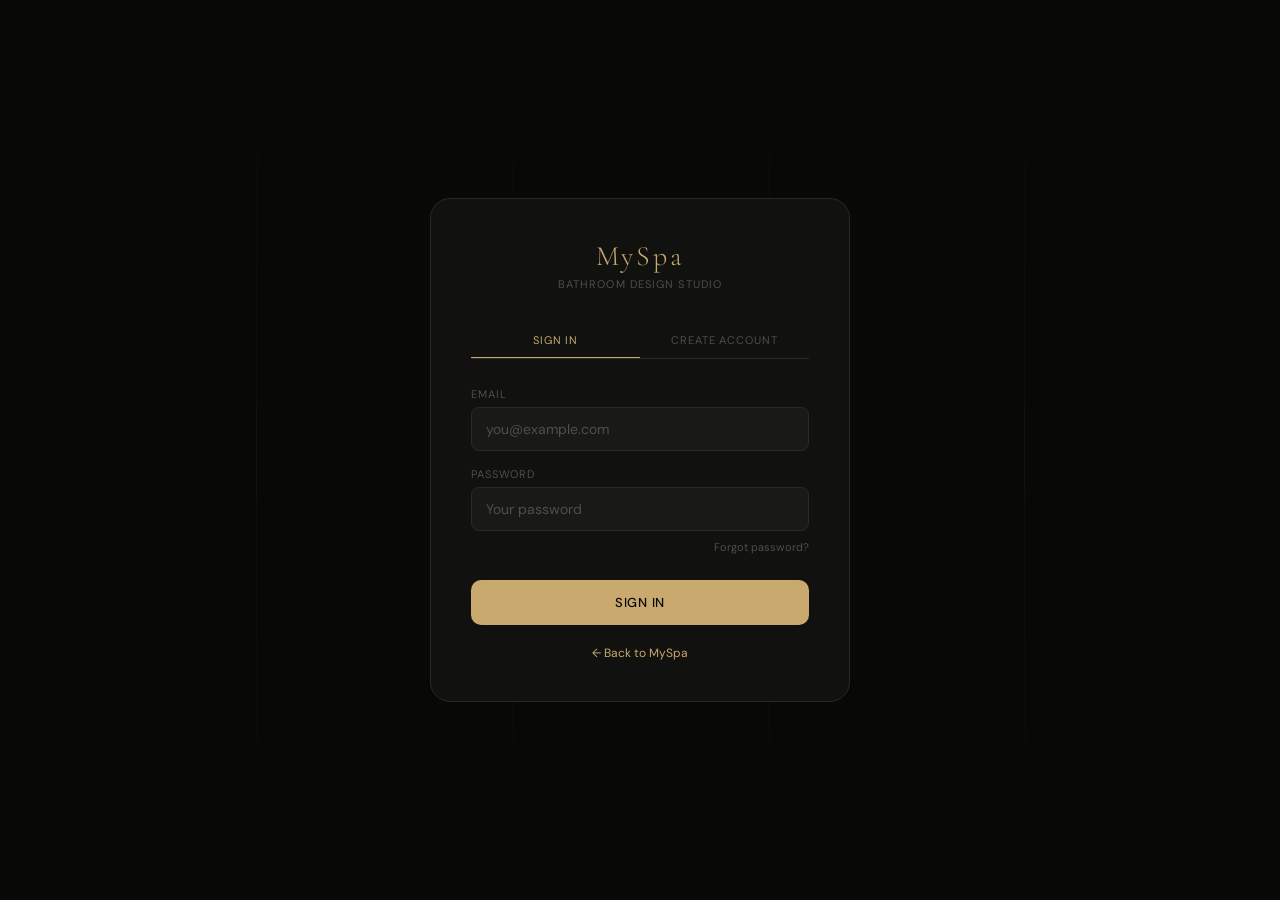
<file: auth.html>
<!DOCTYPE html>
<html lang="en">
<head>
<meta charset="UTF-8"/>
<meta name="viewport" content="width=device-width, initial-scale=1.0"/>
<title>MySpa — Sign In</title>
<link rel="preconnect" href="https://fonts.googleapis.com"/>
<link href="https://fonts.googleapis.com/css2?family=Cormorant+Garamond:ital,wght@0,300;0,400;0,500;1,300&family=DM+Sans:wght@300;400;500&display=swap" rel="stylesheet"/>
<style>
*,*::before,*::after{box-sizing:border-box;margin:0;padding:0}
:root{
  --gold:#c9a96e;--gold-dim:#c9a96e18;--gold-mid:#c9a96e40;
  --bg:#080807;--surface:#111110;--surface2:#191918;--surface3:#222220;
  --border:#2a2928;--border2:#3a3836;
  --text:#f0ebe3;--text2:#9a9088;--text3:#524e48;
  --danger:#e05555;--success:#5db888;
}
body{font-family:'DM Sans',sans-serif;background:var(--bg);color:var(--text);min-height:100vh;display:flex;flex-direction:column;align-items:center;justify-content:center;padding:24px}
.bg-lines{position:fixed;inset:0;z-index:0;pointer-events:none}
.bg-line{position:absolute;top:0;bottom:0;width:0.5px;background:linear-gradient(to bottom,transparent,rgba(201,169,110,0.06),transparent)}
.bg-line:nth-child(1){left:20%}
.bg-line:nth-child(2){left:40%}
.bg-line:nth-child(3){left:60%}
.bg-line:nth-child(4){left:80%}

.auth-card{
  background:var(--surface);border:0.5px solid var(--border);
  border-radius:20px;padding:40px;width:100%;max-width:420px;
  position:relative;z-index:2;
}
.auth-logo{
  text-align:center;margin-bottom:32px;
}
.auth-logo a{
  font-family:'Cormorant Garamond',serif;font-size:28px;font-weight:300;
  color:var(--gold);letter-spacing:0.1em;text-decoration:none;
}
.auth-logo p{font-size:11px;color:var(--text3);letter-spacing:0.1em;text-transform:uppercase;margin-top:4px}

.tabs{display:flex;border-bottom:0.5px solid var(--border);margin-bottom:28px}
.tab{
  flex:1;padding:10px;font-size:11px;text-align:center;cursor:pointer;
  color:var(--text3);border-bottom:1.5px solid transparent;
  transition:all 0.2s;letter-spacing:0.08em;text-transform:uppercase;
}
.tab.active{color:var(--gold);border-bottom-color:var(--gold)}

.form-group{margin-bottom:16px}
.form-label{font-size:11px;color:var(--text3);letter-spacing:0.08em;text-transform:uppercase;margin-bottom:6px;display:block}
.form-input{
  width:100%;background:var(--surface2);border:0.5px solid var(--border);
  border-radius:8px;padding:12px 14px;color:var(--text);font-size:14px;
  font-family:'DM Sans',sans-serif;outline:none;transition:border-color 0.2s;
}
.form-input::placeholder{color:var(--text3)}
.form-input:focus{border-color:var(--gold-mid)}

.role-select{display:grid;grid-template-columns:1fr 1fr;gap:10px;margin-bottom:16px}
.role-option{
  background:var(--surface2);border:0.5px solid var(--border);
  border-radius:10px;padding:14px 12px;cursor:pointer;
  transition:all 0.2s;text-align:center;
}
.role-option:hover{border-color:var(--border2)}
.role-option.selected{border-color:var(--gold);background:var(--gold-dim)}
.role-option input{display:none}
.role-title{font-size:13px;font-weight:500;color:var(--text);margin-bottom:3px}
.role-sub{font-size:10px;color:var(--text3);line-height:1.4}
.role-option.selected .role-title{color:var(--gold)}

.submit-btn{
  width:100%;background:var(--gold);color:var(--bg);border:none;
  border-radius:10px;padding:14px;font-size:13px;font-family:'DM Sans',sans-serif;
  font-weight:500;letter-spacing:0.06em;text-transform:uppercase;
  cursor:pointer;transition:opacity 0.2s;margin-top:8px;
}
.submit-btn:hover{opacity:0.88}
.submit-btn:disabled{opacity:0.4;cursor:not-allowed}

.divider{display:flex;align-items:center;gap:12px;margin:20px 0}
.divider::before,.divider::after{content:'';flex:1;height:0.5px;background:var(--border)}
.divider span{font-size:11px;color:var(--text3);letter-spacing:0.06em}

.error-msg{background:#e0555522;border:0.5px solid #e0555544;border-radius:8px;padding:10px 14px;font-size:12px;color:var(--danger);margin-bottom:16px;display:none}
.success-msg{background:#5db88822;border:0.5px solid #5db88844;border-radius:8px;padding:10px 14px;font-size:12px;color:var(--success);margin-bottom:16px;display:none}

.back-link{text-align:center;margin-top:20px;font-size:12px;color:var(--text3)}
.back-link a{color:var(--gold);text-decoration:none}
.back-link a:hover{text-decoration:underline}

.forgot{text-align:right;margin-top:4px}
.forgot a{font-size:11px;color:var(--text3);text-decoration:none;transition:color 0.2s}
.forgot a:hover{color:var(--gold)}
</style>
</head>
<body>
<div class="bg-lines">
  <div class="bg-line"></div><div class="bg-line"></div>
  <div class="bg-line"></div><div class="bg-line"></div>
</div>

<div class="auth-card">
  <div class="auth-logo">
    <a href="/index.html">MySpa</a>
    <p>Bathroom Design Studio</p>
  </div>

  <div class="tabs">
    <div class="tab active" id="tab-signin" onclick="switchTab('signin')">Sign In</div>
    <div class="tab" id="tab-signup" onclick="switchTab('signup')">Create Account</div>
  </div>

  <div id="error-msg" class="error-msg"></div>
  <div id="success-msg" class="success-msg"></div>

  <!-- Sign In Form -->
  <div id="form-signin">
    <div class="form-group">
      <label class="form-label">Email</label>
      <input class="form-input" type="email" id="signin-email" placeholder="you@example.com"/>
    </div>
    <div class="form-group">
      <label class="form-label">Password</label>
      <input class="form-input" type="password" id="signin-password" placeholder="Your password"/>
      <div class="forgot"><a href="#" onclick="forgotPassword()">Forgot password?</a></div>
    </div>
    <button class="submit-btn" id="signin-btn" onclick="signIn()">Sign In</button>
  </div>

  <!-- Sign Up Form -->
  <div id="form-signup" style="display:none">
    <div class="form-group">
      <label class="form-label">Full Name</label>
      <input class="form-input" type="text" id="signup-name" placeholder="Your full name"/>
    </div>
    <div class="form-group">
      <label class="form-label">Email</label>
      <input class="form-input" type="email" id="signup-email" placeholder="you@example.com"/>
    </div>
    <div class="form-group">
      <label class="form-label">Password</label>
      <input class="form-input" type="password" id="signup-password" placeholder="Min. 8 characters"/>
    </div>
    <div class="form-group">
      <label class="form-label">I am a...</label>
      <div class="role-select">
        <div class="role-option selected" id="role-designer" onclick="selectRole('designer')">
          <div class="role-title">Designer</div>
          <div class="role-sub">I want to design my own bathroom</div>
        </div>
        <div class="role-option" id="role-contractor" onclick="selectRole('contractor')">
          <div class="role-title">Contractor</div>
          <div class="role-sub">I build and renovate bathrooms</div>
        </div>
      </div>
    </div>
    <button class="submit-btn" id="signup-btn" onclick="signUp()">Create Account</button>
  </div>

  <div class="back-link">
    <a href="/index.html">← Back to MySpa</a>
  </div>
</div>

<script type="module">
import { createClient } from 'https://esm.sh/@supabase/supabase-js@2';

const SUPABASE_URL = 'https://nylbgdizzlpsaacrbsae.supabase.co';
const SUPABASE_PUBLISHABLE_KEY = 'sb_publishable_pmUom2TfYAl2oa3OrFXpSw_JVL4LE4P';
const supabase = createClient(SUPABASE_URL, SUPABASE_PUBLISHABLE_KEY);

let selectedRole = 'designer';

/* ── Check if already logged in ── */
const { data: { session } } = await supabase.auth.getSession();
if (session) window.location.href = '/editor.html';

/* ── Tab switching ── */
window.switchTab = (tab) => {
  document.getElementById('tab-signin').classList.toggle('active', tab === 'signin');
  document.getElementById('tab-signup').classList.toggle('active', tab === 'signup');
  document.getElementById('form-signin').style.display = tab === 'signin' ? 'block' : 'none';
  document.getElementById('form-signup').style.display = tab === 'signup' ? 'block' : 'none';
  hideMessages();
};

/* ── Role selection ── */
window.selectRole = (role) => {
  selectedRole = role;
  document.getElementById('role-designer').classList.toggle('selected', role === 'designer');
  document.getElementById('role-contractor').classList.toggle('selected', role === 'contractor');
};

/* ── Sign In ── */
window.signIn = async () => {
  const email = document.getElementById('signin-email').value.trim();
  const password = document.getElementById('signin-password').value;
  const btn = document.getElementById('signin-btn');

  if (!email || !password) { showError('Please fill in all fields.'); return; }

  btn.disabled = true; btn.textContent = 'Signing in...';

  const { error } = await supabase.auth.signInWithPassword({ email, password });

  if (error) {
    showError(error.message);
    btn.disabled = false; btn.textContent = 'Sign In';
  } else {
    window.location.href = '/editor.html';
  }
};

/* ── Sign Up ── */
window.signUp = async () => {
  const name = document.getElementById('signup-name').value.trim();
  const email = document.getElementById('signup-email').value.trim();
  const password = document.getElementById('signup-password').value;
  const btn = document.getElementById('signup-btn');

  if (!name || !email || !password) { showError('Please fill in all fields.'); return; }
  if (password.length < 8) { showError('Password must be at least 8 characters.'); return; }

  btn.disabled = true; btn.textContent = 'Creating account...';

  const { data, error } = await supabase.auth.signUp({
    email, password,
    options: {
      data: { full_name: name, role: selectedRole },
      emailRedirectTo: `${window.location.origin}/confirmed.html`
    }
  });

  if (error) {
    showError(error.message);
    btn.disabled = false; btn.textContent = 'Create Account';
    return;
  }

  // Insert into users table using service role via RPC or direct insert
  if (data.user) {
    const { error: insertError } = await supabase.from('users').upsert({
      id: data.user.id,
      email,
      full_name: name,
      role: selectedRole
    }, { onConflict: 'id' });

    if (insertError) console.error('User insert error:', insertError);

    // If contractor, create contractor profile
    if (selectedRole === 'contractor') {
      await supabase.from('contractors').upsert({
        user_id: data.user.id,
        business_name: '',
      }, { onConflict: 'user_id' });
    }

    // If session exists immediately (email confirm off), redirect
    if (data.session) {
      window.location.href = selectedRole === 'contractor' ? '/contractor.html' : '/editor.html';
    } else {
      showSuccess('Check your email to verify your account, then sign in.');
      btn.disabled = false; btn.textContent = 'Create Account';
    }
  }
};

/* ── Forgot Password ── */
window.forgotPassword = async () => {
  const email = document.getElementById('signin-email').value.trim();
  if (!email) { showError('Enter your email address first.'); return; }
  const { error } = await supabase.auth.resetPasswordForEmail(email, {
    redirectTo: `${window.location.origin}/reset-password.html`
  });
  if (error) showError(error.message);
  else showSuccess('Password reset email sent — check your inbox.');
};

/* ── Helpers ── */
function showError(msg) {
  const el = document.getElementById('error-msg');
  el.textContent = msg; el.style.display = 'block';
  document.getElementById('success-msg').style.display = 'none';
}
function showSuccess(msg) {
  const el = document.getElementById('success-msg');
  el.textContent = msg; el.style.display = 'block';
  document.getElementById('error-msg').style.display = 'none';
}
function hideMessages() {
  document.getElementById('error-msg').style.display = 'none';
  document.getElementById('success-msg').style.display = 'none';
}

/* ── Enter key ── */
document.addEventListener('keydown', e => {
  if (e.key === 'Enter') {
    if (document.getElementById('form-signin').style.display !== 'none') signIn();
    else signUp();
  }
});
</script>
</body>
</html>
</file>
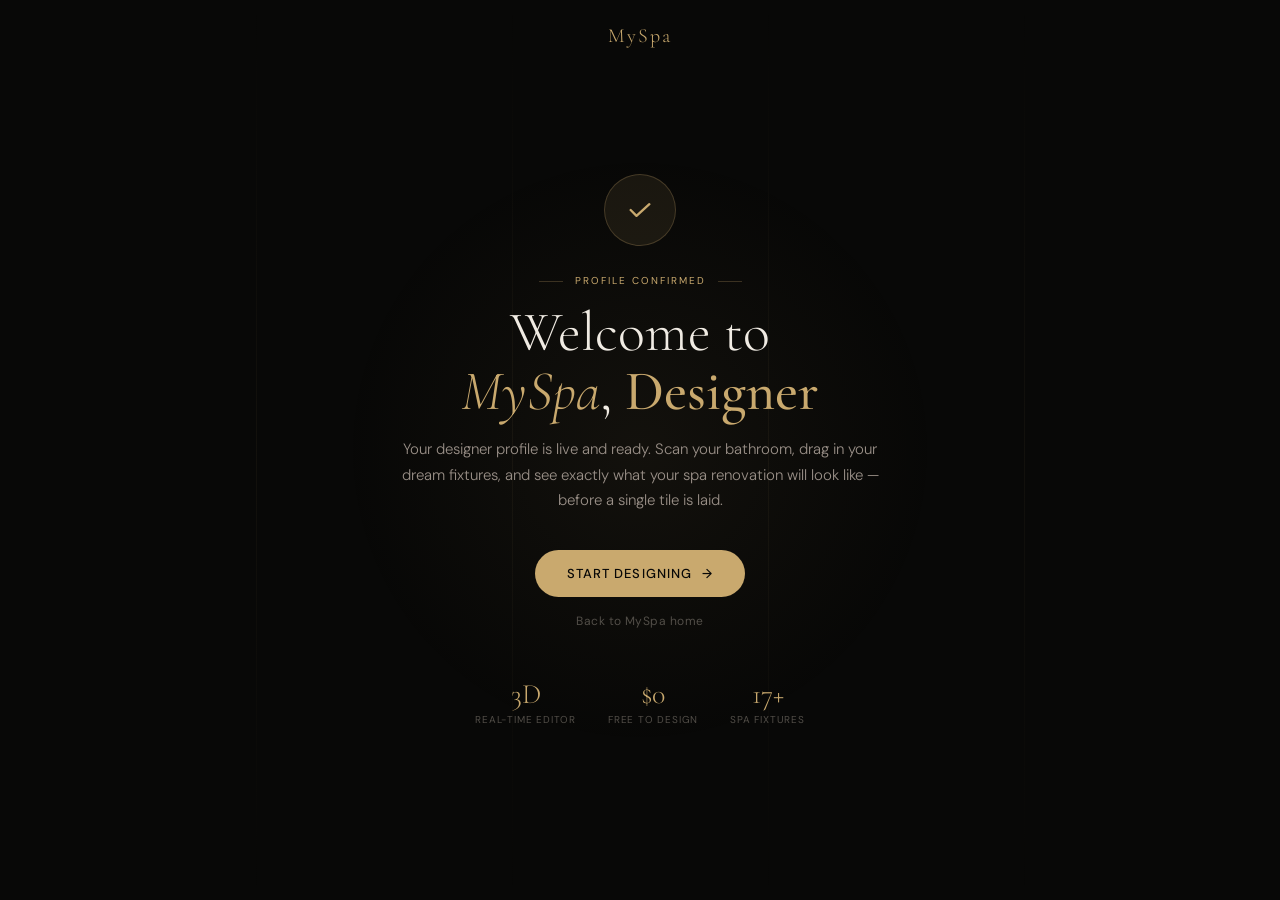
<file: confirmed.html>
<!DOCTYPE html>
<html lang="en">
<head>
<meta charset="UTF-8"/>
<meta name="viewport" content="width=device-width, initial-scale=1.0"/>
<title>MySpa — Welcome</title>
<link rel="preconnect" href="https://fonts.googleapis.com"/>
<link href="https://fonts.googleapis.com/css2?family=Cormorant+Garamond:ital,wght@0,300;0,400;0,500;1,300;1,400&family=DM+Sans:wght@300;400;500&display=swap" rel="stylesheet"/>
<style>
*,*::before,*::after{box-sizing:border-box;margin:0;padding:0}
:root{
  --gold:#c9a96e;--gold-dim:#c9a96e18;--gold-mid:#c9a96e40;
  --bg:#080807;--surface:#111110;--surface2:#191918;
  --border:#2a2928;--border2:#3a3836;
  --text:#f0ebe3;--text2:#9a9088;--text3:#524e48;
}
body{
  font-family:'DM Sans',sans-serif;background:var(--bg);color:var(--text);
  min-height:100vh;display:flex;flex-direction:column;align-items:center;
  justify-content:center;padding:24px;text-align:center;overflow:hidden;
}

/* ── Background ── */
.bg-lines{position:fixed;inset:0;z-index:0;pointer-events:none}
.bg-line{position:absolute;top:0;bottom:0;width:0.5px;background:linear-gradient(to bottom,transparent,rgba(201,169,110,0.06),transparent)}
.bg-line:nth-child(1){left:20%}
.bg-line:nth-child(2){left:40%}
.bg-line:nth-child(3){left:60%}
.bg-line:nth-child(4){left:80%}
.bg-glow{position:fixed;top:50%;left:50%;transform:translate(-50%,-50%);width:600px;height:600px;background:radial-gradient(ellipse,rgba(201,169,110,0.06),transparent 70%);pointer-events:none;z-index:0}

/* ── Content ── */
.content{position:relative;z-index:2;max-width:520px}

.check-circle{
  width:72px;height:72px;border-radius:50%;
  border:0.5px solid var(--gold-mid);background:var(--gold-dim);
  display:flex;align-items:center;justify-content:center;
  margin:0 auto 28px;
  animation:scaleIn 0.5s ease both;
}
.check-circle svg{width:28px;height:28px;stroke:var(--gold);stroke-width:2;fill:none;stroke-linecap:round;stroke-linejoin:round}
.check-path{stroke-dasharray:40;stroke-dashoffset:40;animation:drawCheck 0.4s 0.3s ease forwards}

@keyframes scaleIn{from{transform:scale(0);opacity:0}to{transform:scale(1);opacity:1}}
@keyframes drawCheck{to{stroke-dashoffset:0}}

.eyebrow{
  font-size:10px;letter-spacing:0.2em;text-transform:uppercase;
  color:var(--gold);margin-bottom:16px;
  display:flex;align-items:center;gap:12px;justify-content:center;
  animation:fadeUp 0.6s 0.2s ease both;
}
.eyebrow::before,.eyebrow::after{content:'';width:24px;height:0.5px;background:var(--gold-mid)}

.headline{
  font-family:'Cormorant Garamond',serif;
  font-size:clamp(36px,6vw,56px);font-weight:300;
  color:var(--text);line-height:1.05;margin-bottom:16px;
  animation:fadeUp 0.6s 0.3s ease both;
}
.headline em{font-style:italic;color:var(--gold)}

.subline{
  font-size:15px;color:var(--text2);line-height:1.7;font-weight:300;
  margin-bottom:36px;animation:fadeUp 0.6s 0.4s ease both;
}

.user-name{color:var(--gold);font-weight:500}

.cta-btn{
  display:inline-flex;align-items:center;gap:10px;
  background:var(--gold);color:var(--bg);text-decoration:none;
  padding:15px 32px;border-radius:32px;font-size:13px;
  font-family:'DM Sans',sans-serif;font-weight:500;
  letter-spacing:0.08em;text-transform:uppercase;
  transition:opacity 0.2s;margin-bottom:16px;
  animation:fadeUp 0.6s 0.5s ease both;
}
.cta-btn:hover{opacity:0.88}
.cta-arrow{transition:transform 0.2s}
.cta-btn:hover .cta-arrow{transform:translateX(4px)}

.secondary-link{
  display:block;font-size:12px;color:var(--text3);text-decoration:none;
  letter-spacing:0.04em;transition:color 0.2s;
  animation:fadeUp 0.6s 0.6s ease both;
}
.secondary-link:hover{color:var(--gold)}

.logo{
  position:fixed;top:24px;left:50%;transform:translateX(-50%);
  font-family:'Cormorant Garamond',serif;font-size:20px;font-weight:300;
  color:var(--gold);letter-spacing:0.1em;text-decoration:none;z-index:10;
}

/* ── Stats strip ── */
.stats{
  display:flex;gap:32px;justify-content:center;margin-top:48px;
  animation:fadeUp 0.6s 0.7s ease both;
}
.stat{text-align:center}
.stat-val{font-family:'Cormorant Garamond',serif;font-size:28px;color:var(--gold);font-weight:300}
.stat-label{font-size:10px;color:var(--text3);letter-spacing:0.08em;text-transform:uppercase;margin-top:2px}

@keyframes fadeUp{from{opacity:0;transform:translateY(20px)}to{opacity:1;transform:translateY(0)}}
</style>
</head>
<body>

<div class="bg-lines">
  <div class="bg-line"></div><div class="bg-line"></div>
  <div class="bg-line"></div><div class="bg-line"></div>
</div>
<div class="bg-glow"></div>

<a class="logo" href="/index.html">MySpa</a>

<div class="content">
  <div class="check-circle">
    <svg viewBox="0 0 24 24">
      <polyline class="check-path" points="4 12 9 17 20 7"/>
    </svg>
  </div>

  <div class="eyebrow">Profile Confirmed</div>

  <h1 class="headline">
    Welcome to<br><em>MySpa</em>, <span class="user-name" id="user-name">Designer</span>
  </h1>

  <p class="subline">
    Your designer profile is live and ready. Scan your bathroom, drag in your dream fixtures, and see exactly what your spa renovation will look like — before a single tile is laid.
  </p>

  <a class="cta-btn" href="/editor.html">
    Start Designing <span class="cta-arrow">→</span>
  </a>

  <a class="secondary-link" href="/index.html">Back to MySpa home</a>

  <div class="stats">
    <div class="stat">
      <div class="stat-val">3D</div>
      <div class="stat-label">Real-time editor</div>
    </div>
    <div class="stat">
      <div class="stat-val">$0</div>
      <div class="stat-label">Free to design</div>
    </div>
    <div class="stat">
      <div class="stat-val">17+</div>
      <div class="stat-label">Spa fixtures</div>
    </div>
  </div>
</div>

<script type="module">
import { createClient } from 'https://esm.sh/@supabase/supabase-js@2';

const SUPABASE_URL = 'https://nylbgdizzlpsaacrbsae.supabase.co';
const SUPABASE_PUBLISHABLE_KEY = 'sb_publishable_pmUom2TfYAl2oa3OrFXpSw_JVL4LE4P';
const supabase = createClient(SUPABASE_URL, SUPABASE_PUBLISHABLE_KEY);

/* ── Handle email confirmation token ── */
const params = new URLSearchParams(window.location.search);
const hashParams = new URLSearchParams(window.location.hash.replace('#', ''));

/* Supabase puts the token in the URL hash on redirect */
const accessToken = hashParams.get('access_token');
const refreshToken = hashParams.get('refresh_token');
const type = hashParams.get('type');

if (accessToken && type === 'signup') {
  /* Set the session from the confirmation link */
  const { data, error } = await supabase.auth.setSession({
    access_token: accessToken,
    refresh_token: refreshToken
  });

  if (data?.user) {
    const name = data.user.user_metadata?.full_name?.split(' ')[0] || 'Designer';
    document.getElementById('user-name').textContent = name;

    /* Update CTA based on role */
    const role = data.user.user_metadata?.role;
    if (role === 'contractor') {
      document.querySelector('.headline em').nextSibling.textContent = ', ';
      document.querySelector('.cta-btn').href = '/contractor.html';
      document.querySelector('.cta-btn').innerHTML = 'Open Contractor Portal <span class="cta-arrow">→</span>';
      document.querySelector('.subline').textContent = 'Your contractor profile is live. Browse open bathroom designs in your area and start submitting bids.';
    }
  }
} else {
  /* Check existing session */
  const { data: { session } } = await supabase.auth.getSession();
  if (session) {
    const name = session.user.user_metadata?.full_name?.split(' ')[0] || 'Designer';
    document.getElementById('user-name').textContent = name;
  }
}
</script>
</body>
</html>
</file>
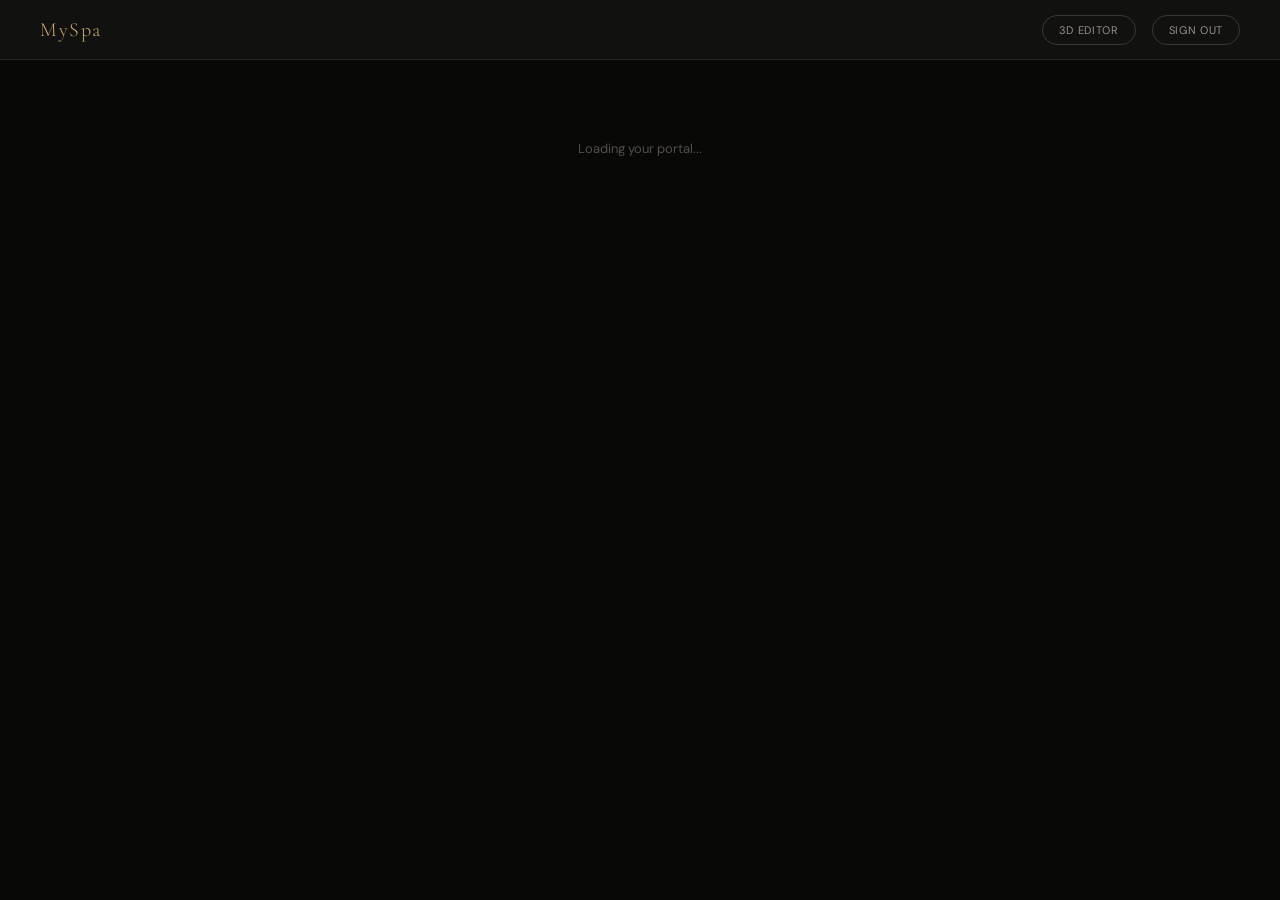
<file: contractor.html>
<!DOCTYPE html>
<html lang="en">
<head>
<meta charset="UTF-8"/>
<meta name="viewport" content="width=device-width, initial-scale=1.0"/>
<title>MySpa — Contractor Portal</title>
<link rel="preconnect" href="https://fonts.googleapis.com"/>
<link href="https://fonts.googleapis.com/css2?family=Cormorant+Garamond:ital,wght@0,300;0,400;0,500;1,300&family=DM+Sans:wght@300;400;500&display=swap" rel="stylesheet"/>
<style>
*,*::before,*::after{box-sizing:border-box;margin:0;padding:0}
:root{
  --gold:#c9a96e;--gold-dim:#c9a96e18;--gold-mid:#c9a96e40;
  --bg:#080807;--surface:#111110;--surface2:#191918;--surface3:#222220;
  --border:#2a2928;--border2:#3a3836;
  --text:#f0ebe3;--text2:#9a9088;--text3:#524e48;
  --danger:#e05555;--success:#5db888;
}
body{font-family:'DM Sans',sans-serif;background:var(--bg);color:var(--text);min-height:100vh}

/* ── Nav ── */
nav{
  display:flex;align-items:center;justify-content:space-between;
  padding:0 40px;height:60px;
  border-bottom:0.5px solid var(--border);
  background:var(--surface);
}
.nav-logo{font-family:'Cormorant Garamond',serif;font-size:20px;font-weight:300;color:var(--gold);letter-spacing:0.08em;text-decoration:none}
.nav-right{display:flex;align-items:center;gap:16px}
.nav-user{font-size:12px;color:var(--text3)}
.nav-btn{
  background:transparent;border:0.5px solid var(--border2);color:var(--text2);
  padding:7px 16px;border-radius:20px;font-size:11px;cursor:pointer;
  font-family:'DM Sans',sans-serif;letter-spacing:0.06em;text-transform:uppercase;
  transition:all 0.2s;text-decoration:none;display:inline-block;
}
.nav-btn:hover{border-color:var(--gold);color:var(--gold)}
.nav-btn.danger:hover{border-color:var(--danger);color:var(--danger)}

/* ── Layout ── */
.container{max-width:1100px;margin:0 auto;padding:40px 24px}
.page-header{margin-bottom:40px}
.page-eyebrow{font-size:10px;color:var(--gold);letter-spacing:0.16em;text-transform:uppercase;margin-bottom:8px}
.page-title{font-family:'Cormorant Garamond',serif;font-size:40px;font-weight:300;color:var(--text);line-height:1.1}
.page-title em{font-style:italic;color:var(--gold)}

/* ── Grid ── */
.grid{display:grid;grid-template-columns:300px 1fr;gap:24px;align-items:start}

/* ── Profile card ── */
.card{background:var(--surface);border:0.5px solid var(--border);border-radius:16px;padding:24px;margin-bottom:16px}
.card-title{font-size:11px;color:var(--text3);letter-spacing:0.1em;text-transform:uppercase;margin-bottom:16px;display:flex;align-items:center;gap:8px}
.card-title::after{content:'';flex:1;height:0.5px;background:var(--border)}

.profile-avatar{
  width:64px;height:64px;border-radius:50%;
  background:var(--gold-dim);border:0.5px solid var(--gold-mid);
  display:flex;align-items:center;justify-content:center;
  font-family:'Cormorant Garamond',serif;font-size:22px;color:var(--gold);
  margin-bottom:14px;
}
.profile-name{font-size:16px;font-weight:500;color:var(--text);margin-bottom:2px}
.profile-email{font-size:12px;color:var(--text3)}
.verified-badge{
  display:inline-flex;align-items:center;gap:4px;
  background:#5db88822;border:0.5px solid #5db88844;
  border-radius:20px;padding:3px 10px;font-size:10px;color:var(--success);
  letter-spacing:0.06em;text-transform:uppercase;margin-top:8px;
}
.pending-badge{
  display:inline-flex;align-items:center;gap:4px;
  background:#c9a96e22;border:0.5px solid var(--gold-mid);
  border-radius:20px;padding:3px 10px;font-size:10px;color:var(--gold);
  letter-spacing:0.06em;text-transform:uppercase;margin-top:8px;
}

.stat-row{display:grid;grid-template-columns:1fr 1fr;gap:10px;margin-top:16px}
.stat{background:var(--surface2);border-radius:10px;padding:12px;text-align:center}
.stat-val{font-family:'Cormorant Garamond',serif;font-size:24px;color:var(--gold);font-weight:300}
.stat-label{font-size:10px;color:var(--text3);letter-spacing:0.06em;text-transform:uppercase;margin-top:2px}

/* ── Form elements ── */
.form-group{margin-bottom:14px}
.form-label{font-size:11px;color:var(--text3);letter-spacing:0.06em;text-transform:uppercase;margin-bottom:5px;display:block}
.form-input{
  width:100%;background:var(--surface2);border:0.5px solid var(--border);
  border-radius:8px;padding:10px 12px;color:var(--text);font-size:13px;
  font-family:'DM Sans',sans-serif;outline:none;transition:border-color 0.2s;
}
.form-input:focus{border-color:var(--gold-mid)}
.form-input::placeholder{color:var(--text3)}
textarea.form-input{resize:vertical;min-height:80px}

.save-btn{
  background:var(--gold);color:var(--bg);border:none;border-radius:8px;
  padding:10px 24px;font-size:12px;font-family:'DM Sans',sans-serif;
  font-weight:500;letter-spacing:0.06em;text-transform:uppercase;
  cursor:pointer;transition:opacity 0.2s;
}
.save-btn:hover{opacity:0.88}

/* ── Designs/Bids ── */
.design-card{
  background:var(--surface2);border:0.5px solid var(--border);
  border-radius:12px;padding:18px;margin-bottom:10px;transition:border-color 0.2s;
}
.design-card:hover{border-color:var(--border2)}
.design-card-header{display:flex;justify-content:space-between;align-items:flex-start;margin-bottom:10px}
.design-name{font-size:14px;font-weight:500;color:var(--text)}
.design-meta{font-size:11px;color:var(--text3);margin-top:2px}
.design-estimate{font-family:'Cormorant Garamond',serif;font-size:20px;color:var(--gold)}
.design-items{font-size:11px;color:var(--text3);margin-top:2px}

.bid-form{margin-top:12px;padding-top:12px;border-top:0.5px solid var(--border);display:none}
.bid-form.show{display:block}
.bid-row{display:grid;grid-template-columns:1fr 1fr;gap:10px}
.bid-btn{
  background:var(--gold-dim);color:var(--gold);border:0.5px solid var(--gold-mid);
  border-radius:8px;padding:8px 16px;font-size:11px;font-family:'DM Sans',sans-serif;
  font-weight:500;letter-spacing:0.06em;text-transform:uppercase;cursor:pointer;
  transition:all 0.2s;margin-top:8px;
}
.bid-btn:hover{background:var(--gold);color:var(--bg)}
.toggle-bid-btn{
  background:transparent;color:var(--text3);border:0.5px solid var(--border);
  border-radius:8px;padding:7px 14px;font-size:11px;font-family:'DM Sans',sans-serif;
  letter-spacing:0.06em;text-transform:uppercase;cursor:pointer;transition:all 0.2s;
}
.toggle-bid-btn:hover{border-color:var(--gold-mid);color:var(--gold)}

.bid-status{
  display:inline-block;padding:3px 10px;border-radius:20px;
  font-size:10px;letter-spacing:0.06em;text-transform:uppercase;margin-top:6px;
}
.bid-status.pending{background:#c9a96e22;color:var(--gold);border:0.5px solid var(--gold-mid)}
.bid-status.accepted{background:#5db88822;color:var(--success);border:0.5px solid #5db88844}
.bid-status.declined{background:#e0555522;color:var(--danger);border:0.5px solid #e0555544}

.empty-state{text-align:center;padding:48px 20px;color:var(--text3);font-size:13px;line-height:1.8}
.empty-icon{font-family:'Cormorant Garamond',serif;font-size:48px;color:var(--border2);margin-bottom:12px;font-weight:300}

.tabs{display:flex;border-bottom:0.5px solid var(--border);margin-bottom:20px}
.tab{flex:1;padding:10px;font-size:11px;text-align:center;cursor:pointer;color:var(--text3);border-bottom:1.5px solid transparent;transition:all 0.2s;letter-spacing:0.08em;text-transform:uppercase;max-width:160px}
.tab.active{color:var(--gold);border-bottom-color:var(--gold)}

.toast{position:fixed;bottom:24px;right:24px;background:var(--surface);border:0.5px solid var(--gold-mid);border-radius:8px;padding:10px 18px;font-size:12px;color:var(--gold);opacity:0;transition:opacity 0.3s;pointer-events:none;z-index:100}
.toast.show{opacity:1}

#loading{text-align:center;padding:80px;color:var(--text3);font-size:13px}
#not-contractor{display:none;text-align:center;padding:80px 40px}
#not-contractor h2{font-family:'Cormorant Garamond',serif;font-size:32px;font-weight:300;color:var(--text);margin-bottom:12px}
#not-contractor p{font-size:13px;color:var(--text3);line-height:1.7;max-width:400px;margin:0 auto 24px}
#not-contractor a{color:var(--gold);text-decoration:none}
</style>
</head>
<body>

<nav>
  <a class="nav-logo" href="/index.html">MySpa</a>
  <div class="nav-right">
    <span class="nav-user" id="nav-user"></span>
    <a class="nav-btn" href="/editor.html">3D Editor</a>
    <button class="nav-btn danger" onclick="signOut()">Sign Out</button>
  </div>
</nav>

<div id="loading">Loading your portal...</div>

<div id="not-contractor">
  <h2>Contractor Portal</h2>
  <p>This area is for contractors only. Sign up as a contractor to access open bathroom designs and submit bids.</p>
  <a href="/auth.html">Create a contractor account →</a>
</div>

<div id="main-content" style="display:none">
  <div class="container">
    <div class="page-header">
      <div class="page-eyebrow">Contractor Portal</div>
      <h1 class="page-title">Welcome back, <em id="contractor-name">...</em></h1>
    </div>

    <div class="grid">
      <!-- Left: Profile -->
      <div>
        <div class="card">
          <div class="card-title">Your Profile</div>
          <div class="profile-avatar" id="profile-initials">?</div>
          <div class="profile-name" id="profile-name"></div>
          <div class="profile-email" id="profile-email"></div>
          <div id="profile-badge" class="pending-badge">Pending Verification</div>

          <div class="stat-row">
            <div class="stat">
              <div class="stat-val" id="stat-bids">0</div>
              <div class="stat-label">Bids sent</div>
            </div>
            <div class="stat">
              <div class="stat-val" id="stat-wins">0</div>
              <div class="stat-label">Jobs won</div>
            </div>
          </div>
        </div>

        <div class="card">
          <div class="card-title">Business Info</div>
          <div class="form-group">
            <label class="form-label">Business Name</label>
            <input class="form-input" id="business-name" placeholder="Your company name"/>
          </div>
          <div class="form-group">
            <label class="form-label">License Number</label>
            <input class="form-input" id="license-number" placeholder="State license #"/>
          </div>
          <div class="form-group">
            <label class="form-label">Service Areas</label>
            <input class="form-input" id="service-area" placeholder="e.g. Austin TX, Dallas TX"/>
          </div>
          <div class="form-group">
            <label class="form-label">About Your Business</label>
            <textarea class="form-input" id="bio" placeholder="Tell designers about your experience..."></textarea>
          </div>
          <button class="save-btn" onclick="saveProfile()">Save Profile</button>
        </div>
      </div>

      <!-- Right: Designs & Bids -->
      <div>
        <div class="tabs">
          <div class="tab active" id="tab-open" onclick="switchTab('open')">Open Designs</div>
          <div class="tab" id="tab-mybids" onclick="switchTab('mybids')">My Bids</div>
        </div>

        <div id="panel-open">
          <div id="open-designs-list"><div class="empty-state"><div class="empty-icon">◯</div>Loading open designs...</div></div>
        </div>

        <div id="panel-mybids" style="display:none">
          <div id="my-bids-list"><div class="empty-state"><div class="empty-icon">◯</div>Loading your bids...</div></div>
        </div>
      </div>
    </div>
  </div>
</div>

<div class="toast" id="toast"></div>

<script type="module">
import { createClient } from 'https://esm.sh/@supabase/supabase-js@2';

const SUPABASE_URL = 'https://nylbgdizzlpsaacrbsae.supabase.co';
const SUPABASE_PUBLISHABLE_KEY = 'sb_publishable_pmUom2TfYAl2oa3OrFXpSw_JVL4LE4P';
const supabase = createClient(SUPABASE_URL, SUPABASE_PUBLISHABLE_KEY);

let currentUser = null;
let contractorProfile = null;
let myBids = [];

/* ── Init ── */
const { data: { session } } = await supabase.auth.getSession();
if (!session) { window.location.href = '/auth.html'; }

currentUser = session.user;
document.getElementById('nav-user').textContent = currentUser.email;

// Check if contractor
const { data: userData } = await supabase.from('users').select('*').eq('id', currentUser.id).single();

if (!userData || userData.role !== 'contractor') {
  document.getElementById('loading').style.display = 'none';
  document.getElementById('not-contractor').style.display = 'block';
} else {
  await loadContractorProfile();
  await loadOpenDesigns();
  await loadMyBids();
  document.getElementById('loading').style.display = 'none';
  document.getElementById('main-content').style.display = 'block';
}

/* ── Load contractor profile ── */
async function loadContractorProfile() {
  const { data } = await supabase.from('contractors').select('*').eq('user_id', currentUser.id).single();
  contractorProfile = data;

  const name = currentUser.user_metadata?.full_name || currentUser.email.split('@')[0];
  const initials = name.split(' ').map(n => n[0]).join('').toUpperCase().slice(0,2);

  document.getElementById('contractor-name').textContent = name;
  document.getElementById('profile-name').textContent = name;
  document.getElementById('profile-email').textContent = currentUser.email;
  document.getElementById('profile-initials').textContent = initials;

  if (data?.verified) {
    document.getElementById('profile-badge').className = 'verified-badge';
    document.getElementById('profile-badge').textContent = '✓ Verified';
  }

  if (data?.business_name) document.getElementById('business-name').value = data.business_name;
  if (data?.license_number) document.getElementById('license-number').value = data.license_number;
  if (data?.service_area) document.getElementById('service-area').value = data.service_area?.join(', ') || '';
  if (data?.portfolio?.bio) document.getElementById('bio').value = data.portfolio.bio;
}

/* ── Load open designs ── */
async function loadOpenDesigns() {
  const { data: designs } = await supabase
    .from('designs')
    .select('*, users(full_name, email)')
    .eq('is_public', true)
    .order('created_at', { ascending: false });

  const list = document.getElementById('open-designs-list');

  if (!designs || !designs.length) {
    list.innerHTML = '<div class="empty-state"><div class="empty-icon">◯</div>No open designs yet.<br>Check back soon as more designers share their projects.</div>';
    return;
  }

  list.innerHTML = designs.map(d => `
    <div class="design-card">
      <div class="design-card-header">
        <div>
          <div class="design-name">${d.name || 'Untitled Design'}</div>
          <div class="design-meta">By ${d.users?.full_name || 'Anonymous'} · ${new Date(d.created_at).toLocaleDateString()}</div>
        </div>
        <div style="text-align:right">
          <div class="design-estimate">$${(d.total_estimate || 0).toLocaleString()}</div>
          <div class="design-items">Fixture budget</div>
        </div>
      </div>
      <div style="display:flex;gap:8px;align-items:center">
        <a href="/editor.html?design=${d.id}" style="font-size:11px;color:var(--gold);text-decoration:none;letter-spacing:0.04em">View in 3D Editor →</a>
        <button class="toggle-bid-btn" onclick="toggleBidForm('${d.id}')">Submit Bid</button>
      </div>
      <div class="bid-form" id="bid-form-${d.id}">
        <div class="bid-row">
          <div class="form-group">
            <label class="form-label">Your Bid ($)</label>
            <input class="form-input" type="number" id="bid-amount-${d.id}" placeholder="e.g. 8500"/>
          </div>
          <div class="form-group">
            <label class="form-label">Timeline (days)</label>
            <input class="form-input" type="number" id="bid-timeline-${d.id}" placeholder="e.g. 21"/>
          </div>
        </div>
        <div class="form-group">
          <label class="form-label">Message to Designer</label>
          <textarea class="form-input" id="bid-message-${d.id}" placeholder="Tell the designer why you're the right contractor for this project..."></textarea>
        </div>
        <button class="bid-btn" onclick="submitBid('${d.id}')">Submit Bid</button>
      </div>
    </div>
  `).join('');
}

/* ── Load my bids ── */
async function loadMyBids() {
  const { data: bids } = await supabase
    .from('bids')
    .select('*, designs(name, total_estimate, users(full_name))')
    .eq('contractor_id', contractorProfile?.id)
    .order('created_at', { ascending: false });

  myBids = bids || [];
  const wins = myBids.filter(b => b.status === 'accepted').length;
  document.getElementById('stat-bids').textContent = myBids.length;
  document.getElementById('stat-wins').textContent = wins;

  const list = document.getElementById('my-bids-list');

  if (!myBids.length) {
    list.innerHTML = '<div class="empty-state"><div class="empty-icon">◯</div>No bids submitted yet.<br>Browse open designs and submit your first bid.</div>';
    return;
  }

  list.innerHTML = myBids.map(b => `
    <div class="design-card">
      <div class="design-card-header">
        <div>
          <div class="design-name">${b.designs?.name || 'Untitled Design'}</div>
          <div class="design-meta">Designer: ${b.designs?.users?.full_name || 'Anonymous'}</div>
        </div>
        <div style="text-align:right">
          <div class="design-estimate">$${(b.amount || 0).toLocaleString()}</div>
          <div class="design-items">${b.timeline_days} day timeline</div>
        </div>
      </div>
      <div class="bid-status ${b.status}">${b.status}</div>
      ${b.message ? `<p style="font-size:12px;color:var(--text3);margin-top:8px;line-height:1.5">${b.message}</p>` : ''}
    </div>
  `).join('');
}

/* ── Save profile ── */
window.saveProfile = async () => {
  const business_name = document.getElementById('business-name').value.trim();
  const license_number = document.getElementById('license-number').value.trim();
  const service_area = document.getElementById('service-area').value.split(',').map(s => s.trim()).filter(Boolean);
  const bio = document.getElementById('bio').value.trim();

  const { error } = await supabase.from('contractors').update({
    business_name, license_number, service_area, portfolio: { bio }
  }).eq('user_id', currentUser.id);

  if (error) toast('Error saving profile');
  else toast('Profile saved!');
};

/* ── Toggle bid form ── */
window.toggleBidForm = (designId) => {
  const form = document.getElementById(`bid-form-${designId}`);
  form.classList.toggle('show');
};

/* ── Submit bid ── */
window.submitBid = async (designId) => {
  if (!contractorProfile) { toast('Complete your profile first'); return; }
  const amount = parseFloat(document.getElementById(`bid-amount-${designId}`).value);
  const timeline_days = parseInt(document.getElementById(`bid-timeline-${designId}`).value);
  const message = document.getElementById(`bid-message-${designId}`).value.trim();

  if (!amount || !timeline_days) { toast('Please fill in bid amount and timeline'); return; }

  const { error } = await supabase.from('bids').insert({
    design_id: designId,
    contractor_id: contractorProfile.id,
    amount, timeline_days, message
  });

  if (error) toast('Error submitting bid — you may have already bid on this design');
  else {
    toast('Bid submitted!');
    document.getElementById(`bid-form-${designId}`).classList.remove('show');
    await loadMyBids();
  }
};

/* ── Tab switching ── */
window.switchTab = (tab) => {
  document.getElementById('tab-open').classList.toggle('active', tab === 'open');
  document.getElementById('tab-mybids').classList.toggle('active', tab === 'mybids');
  document.getElementById('panel-open').style.display = tab === 'open' ? 'block' : 'none';
  document.getElementById('panel-mybids').style.display = tab === 'mybids' ? 'block' : 'none';
};

/* ── Sign out ── */
window.signOut = async () => {
  await supabase.auth.signOut();
  window.location.href = '/index.html';
};

/* ── Toast ── */
function toast(msg) {
  const el = document.getElementById('toast');
  el.textContent = msg; el.classList.add('show');
  setTimeout(() => el.classList.remove('show'), 2500);
}
</script>
</body>
</html>
</file>
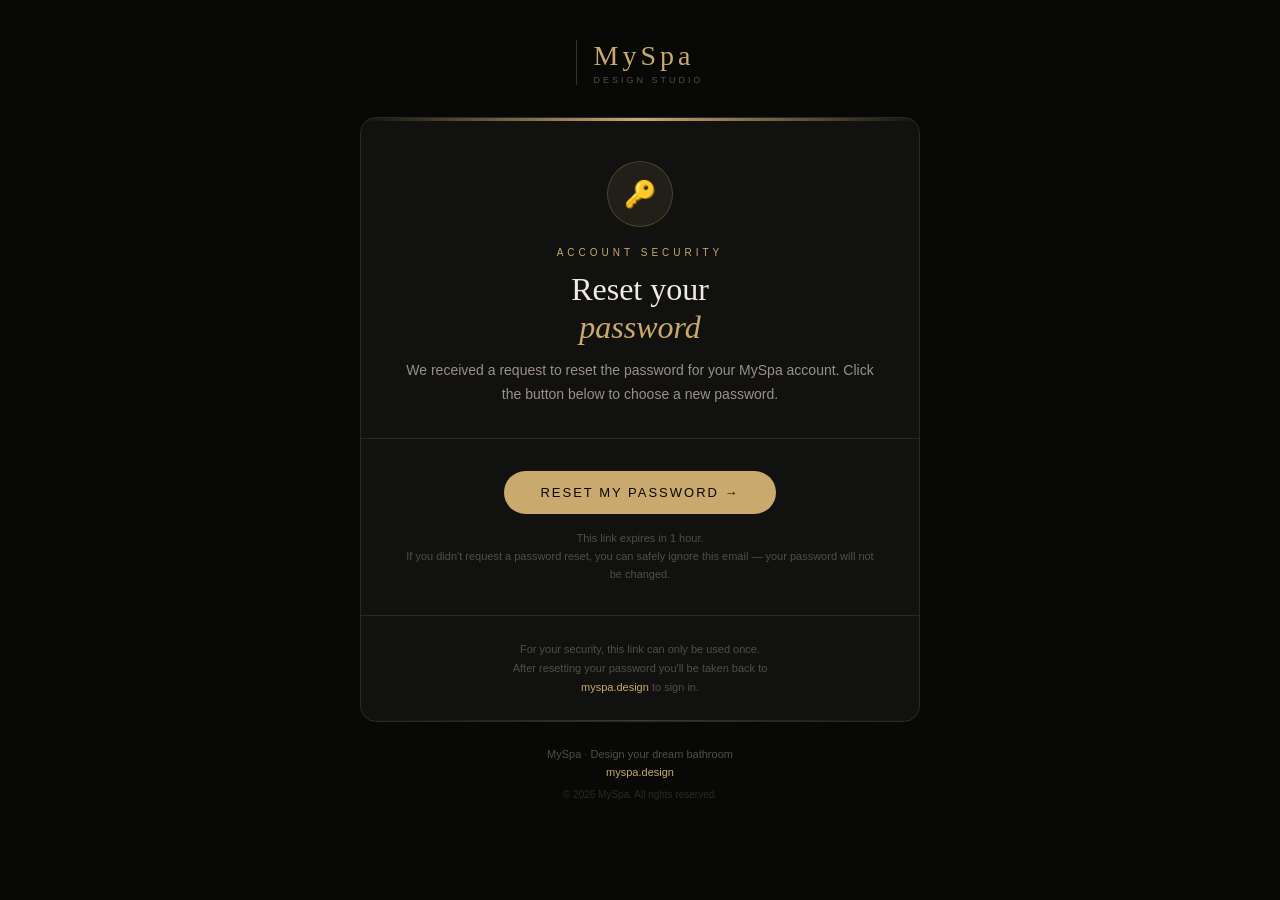
<file: email-reset-template.html>
<!DOCTYPE html>
<html lang="en">
<head>
<meta charset="UTF-8"/>
<meta name="viewport" content="width=device-width, initial-scale=1.0"/>
<title>MySpa — Reset Password Email</title>
</head>
<body style="margin:0;padding:0;background-color:#080807;font-family:'DM Sans',Georgia,sans-serif">
<table width="100%" cellpadding="0" cellspacing="0" style="background-color:#080807;padding:40px 20px">
  <tr>
    <td align="center">
      <table width="560" cellpadding="0" cellspacing="0" style="max-width:560px;width:100%">

        <!-- Logo -->
        <tr>
          <td align="center" style="padding-bottom:32px">
            <table cellpadding="0" cellspacing="0">
              <tr>
                <td style="border-left:1px solid #c9a96e44;padding-left:16px">
                  <span style="font-family:Georgia,serif;font-size:28px;font-weight:300;color:#c9a96e;letter-spacing:4px">MySpa</span>
                  <div style="font-size:9px;color:#524e48;letter-spacing:3px;text-transform:uppercase;margin-top:3px">Design Studio</div>
                </td>
              </tr>
            </table>
          </td>
        </tr>

        <!-- Main card -->
        <tr>
          <td style="background-color:#111110;border:0.5px solid #2a2928;border-radius:16px;overflow:hidden">

            <!-- Gold top bar -->
            <table width="100%" cellpadding="0" cellspacing="0">
              <tr>
                <td style="height:3px;background:linear-gradient(90deg,transparent,#c9a96e,transparent)"></td>
              </tr>
            </table>

            <!-- Header -->
            <table width="100%" cellpadding="0" cellspacing="0">
              <tr>
                <td style="padding:40px 40px 32px;text-align:center;border-bottom:0.5px solid #2a2928">
                  <div style="width:64px;height:64px;border-radius:50%;background:#c9a96e18;border:0.5px solid #c9a96e40;margin:0 auto 20px">
                    <table cellpadding="0" cellspacing="0" style="margin:0 auto">
                      <tr><td align="center" style="font-size:26px;line-height:64px;width:64px">🔑</td></tr>
                    </table>
                  </div>
                  <div style="font-size:10px;color:#c9a96e;letter-spacing:4px;text-transform:uppercase;margin-bottom:12px">Account Security</div>
                  <h1 style="font-family:Georgia,serif;font-size:32px;font-weight:300;color:#f0ebe3;margin:0 0 12px;line-height:1.2">
                    Reset your<br/><em style="font-style:italic;color:#c9a96e">password</em>
                  </h1>
                  <p style="font-size:14px;color:#9a9088;line-height:1.7;margin:0">
                    We received a request to reset the password for your MySpa account. Click the button below to choose a new password.
                  </p>
                </td>
              </tr>
            </table>

            <!-- CTA -->
            <table width="100%" cellpadding="0" cellspacing="0">
              <tr>
                <td style="padding:32px 40px;text-align:center;border-bottom:0.5px solid #2a2928">
                  <a href="{{ .ConfirmationURL }}" style="display:inline-block;background-color:#c9a96e;color:#080807;text-decoration:none;padding:14px 36px;border-radius:32px;font-size:13px;font-weight:500;letter-spacing:2px;text-transform:uppercase">
                    Reset My Password →
                  </a>
                  <p style="font-size:11px;color:#524e48;margin:16px 0 0;line-height:1.6">
                    This link expires in 1 hour.<br/>If you didn't request a password reset, you can safely ignore this email — your password will not be changed.
                  </p>
                </td>
              </tr>
            </table>

            <!-- Security note -->
            <table width="100%" cellpadding="0" cellspacing="0">
              <tr>
                <td style="padding:24px 40px;text-align:center">
                  <p style="font-size:11px;color:#524e48;margin:0;line-height:1.7">
                    For your security, this link can only be used once.<br/>
                    After resetting your password you'll be taken back to<br/>
                    <a href="https://myspa.design" style="color:#c9a96e;text-decoration:none">myspa.design</a> to sign in.
                  </p>
                </td>
              </tr>
            </table>

            <!-- Bottom bar -->
            <table width="100%" cellpadding="0" cellspacing="0">
              <tr>
                <td style="height:1px;background:linear-gradient(90deg,transparent,#c9a96e44,transparent)"></td>
              </tr>
            </table>

          </td>
        </tr>

        <!-- Footer -->
        <tr>
          <td style="padding:24px 0;text-align:center">
            <p style="font-size:11px;color:#524e48;margin:0 0 8px;line-height:1.6">
              MySpa · Design your dream bathroom<br/>
              <a href="https://myspa.design" style="color:#c9a96e;text-decoration:none">myspa.design</a>
            </p>
            <p style="font-size:10px;color:#2a2928;margin:0">© 2026 MySpa. All rights reserved.</p>
          </td>
        </tr>

      </table>
    </td>
  </tr>
</table>
</body>
</html>
</file>
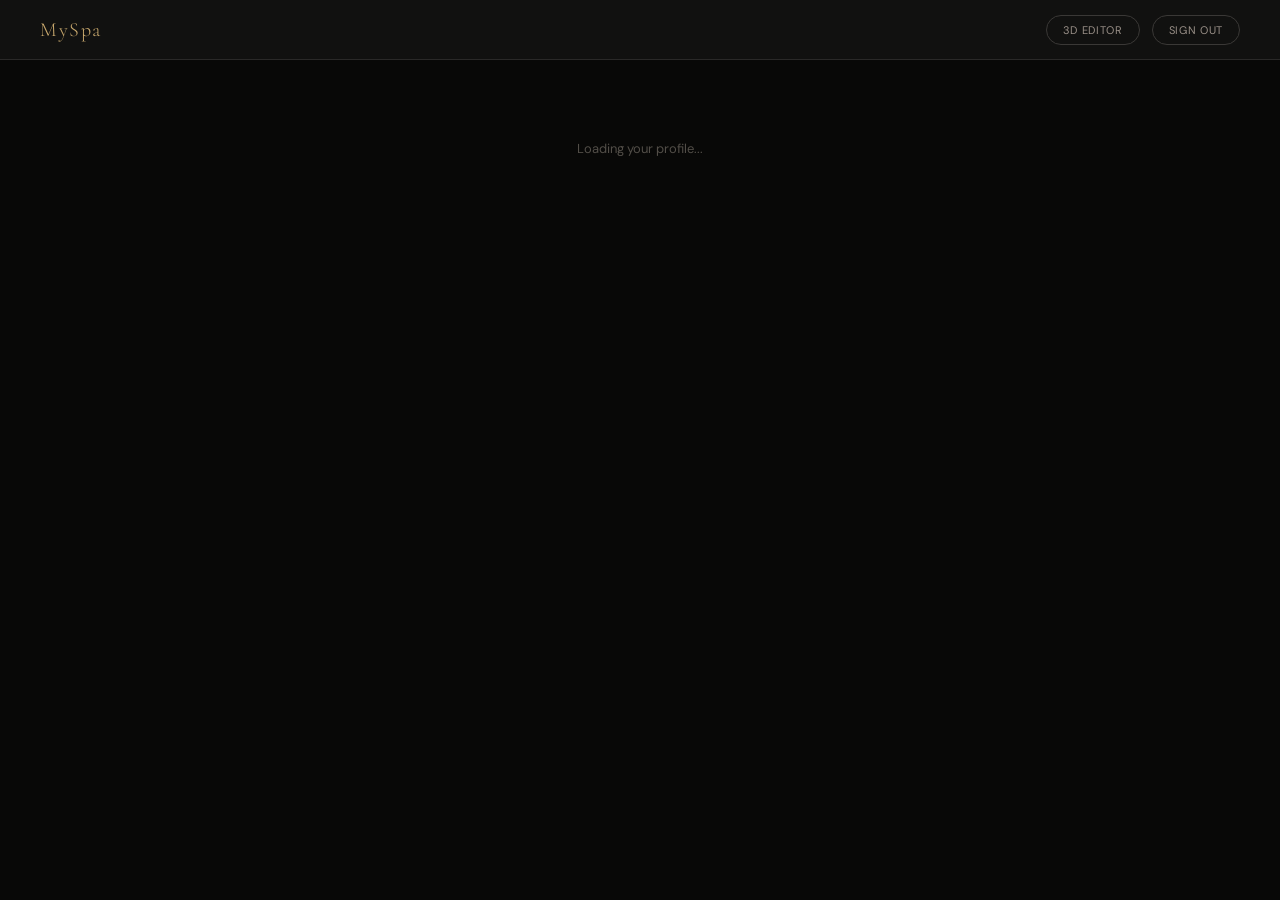
<file: profile.html>
<!DOCTYPE html>
<html lang="en">
<head>
<meta charset="UTF-8"/>
<meta name="viewport" content="width=device-width, initial-scale=1.0"/>
<title>MySpa — My Profile</title>
<link rel="preconnect" href="https://fonts.googleapis.com"/>
<link href="https://fonts.googleapis.com/css2?family=Cormorant+Garamond:ital,wght@0,300;0,400;0,500;1,300&family=DM+Sans:wght@300;400;500&display=swap" rel="stylesheet"/>
<style>
*,*::before,*::after{box-sizing:border-box;margin:0;padding:0}
:root{
  --gold:#c9a96e;--gold-dim:#c9a96e18;--gold-mid:#c9a96e40;
  --bg:#080807;--surface:#111110;--surface2:#191918;--surface3:#222220;
  --border:#2a2928;--border2:#3a3836;
  --text:#f0ebe3;--text2:#9a9088;--text3:#524e48;
  --danger:#e05555;--success:#5db888;
}
body{font-family:'DM Sans',sans-serif;background:var(--bg);color:var(--text);min-height:100vh}
nav{display:flex;align-items:center;justify-content:space-between;padding:0 40px;height:60px;border-bottom:0.5px solid var(--border);background:var(--surface)}
.nav-logo{font-family:'Cormorant Garamond',serif;font-size:20px;font-weight:300;color:var(--gold);letter-spacing:0.08em;text-decoration:none}
.nav-right{display:flex;align-items:center;gap:12px}
.nav-btn{background:transparent;border:0.5px solid var(--border2);color:var(--text2);padding:7px 16px;border-radius:20px;font-size:11px;cursor:pointer;font-family:'DM Sans',sans-serif;letter-spacing:0.06em;text-transform:uppercase;transition:all 0.2s;text-decoration:none;display:inline-block}
.nav-btn:hover{border-color:var(--gold-mid);color:var(--gold)}
.nav-btn.danger:hover{border-color:var(--danger);color:var(--danger)}
.container{max-width:1000px;margin:0 auto;padding:40px 24px}
.page-eyebrow{font-size:10px;color:var(--gold);letter-spacing:0.16em;text-transform:uppercase;margin-bottom:8px}
.page-title{font-family:'Cormorant Garamond',serif;font-size:42px;font-weight:300;color:var(--text);line-height:1.1;margin-bottom:32px}
.page-title em{font-style:italic;color:var(--gold)}
.grid{display:grid;grid-template-columns:280px 1fr;gap:24px;align-items:start}
.card{background:var(--surface);border:0.5px solid var(--border);border-radius:16px;padding:24px;margin-bottom:16px}
.card-title{font-size:11px;color:var(--text3);letter-spacing:0.1em;text-transform:uppercase;margin-bottom:16px;display:flex;align-items:center;gap:8px}
.card-title::after{content:'';flex:1;height:0.5px;background:var(--border)}
.avatar-circle{width:72px;height:72px;border-radius:50%;background:var(--gold-dim);border:0.5px solid var(--gold-mid);display:flex;align-items:center;justify-content:center;font-family:'Cormorant Garamond',serif;font-size:26px;color:var(--gold);margin-bottom:14px}
.profile-name{font-size:17px;font-weight:500;color:var(--text);margin-bottom:2px}
.profile-email{font-size:12px;color:var(--text3);margin-bottom:12px}
.designer-badge{display:inline-flex;align-items:center;gap:4px;background:var(--gold-dim);border:0.5px solid var(--gold-mid);border-radius:20px;padding:3px 10px;font-size:10px;color:var(--gold);letter-spacing:0.06em;text-transform:uppercase}
.stat-row{display:grid;grid-template-columns:1fr 1fr;gap:10px;margin-top:16px}
.stat{background:var(--surface2);border-radius:10px;padding:12px;text-align:center}
.stat-val{font-family:'Cormorant Garamond',serif;font-size:26px;color:var(--gold);font-weight:300}
.stat-label{font-size:10px;color:var(--text3);letter-spacing:0.06em;text-transform:uppercase;margin-top:2px}
.form-group{margin-bottom:14px}
.form-label{font-size:11px;color:var(--text3);letter-spacing:0.06em;text-transform:uppercase;margin-bottom:5px;display:block}
.form-input{width:100%;background:var(--surface2);border:0.5px solid var(--border);border-radius:8px;padding:10px 12px;color:var(--text);font-size:13px;font-family:'DM Sans',sans-serif;outline:none;transition:border-color 0.2s}
.form-input:focus{border-color:var(--gold-mid)}
.form-input::placeholder{color:var(--text3)}
.save-btn{background:var(--gold);color:var(--bg);border:none;border-radius:8px;padding:10px 24px;font-size:12px;font-family:'DM Sans',sans-serif;font-weight:500;letter-spacing:0.06em;text-transform:uppercase;cursor:pointer;transition:opacity 0.2s}
.save-btn:hover{opacity:0.88}
.danger-btn{background:transparent;color:var(--danger);border:0.5px solid #e0555544;border-radius:8px;padding:10px 24px;font-size:12px;font-family:'DM Sans',sans-serif;font-weight:500;letter-spacing:0.06em;text-transform:uppercase;cursor:pointer;transition:all 0.2s}
.danger-btn:hover{background:#e0555511;border-color:var(--danger)}
.design-card{background:var(--surface2);border:0.5px solid var(--border);border-radius:12px;padding:16px;margin-bottom:8px;display:flex;justify-content:space-between;align-items:center;transition:border-color 0.2s}
.design-card:hover{border-color:var(--border2)}
.design-name{font-size:13px;font-weight:500;color:var(--text)}
.design-meta{font-size:11px;color:var(--text3);margin-top:2px}
.design-actions{display:flex;gap:8px}
.design-btn{background:transparent;border:0.5px solid var(--border);color:var(--text3);padding:6px 12px;border-radius:6px;font-size:11px;cursor:pointer;font-family:'DM Sans',sans-serif;letter-spacing:0.04em;transition:all 0.2s;text-decoration:none;display:inline-block}
.design-btn:hover{border-color:var(--gold-mid);color:var(--gold)}
.design-btn.danger:hover{border-color:var(--danger);color:var(--danger)}
.public-toggle{display:flex;align-items:center;gap:8px;font-size:11px;color:var(--text3)}
.toggle{position:relative;width:32px;height:18px;display:inline-block}
.toggle input{opacity:0;width:0;height:0}
.toggle-slider{position:absolute;inset:0;background:var(--border2);border-radius:9px;cursor:pointer;transition:background 0.2s}
.toggle-slider::before{content:'';position:absolute;width:14px;height:14px;left:2px;top:2px;background:#fff;border-radius:50%;transition:transform 0.2s}
.toggle input:checked + .toggle-slider{background:var(--gold)}
.toggle input:checked + .toggle-slider::before{transform:translateX(14px)}
.empty-state{text-align:center;padding:40px 20px;color:var(--text3);font-size:13px;line-height:1.8}
.empty-icon{font-family:'Cormorant Garamond',serif;font-size:40px;color:var(--border2);margin-bottom:12px;font-weight:300}
.toast{position:fixed;bottom:24px;right:24px;background:var(--surface);border:0.5px solid var(--gold-mid);border-radius:8px;padding:10px 18px;font-size:12px;color:var(--gold);opacity:0;transition:opacity 0.3s;pointer-events:none;z-index:100}
.toast.show{opacity:1}
.tabs{display:flex;border-bottom:0.5px solid var(--border);margin-bottom:20px}
.tab{padding:10px 16px;font-size:11px;cursor:pointer;color:var(--text3);border-bottom:1.5px solid transparent;transition:all 0.2s;letter-spacing:0.08em;text-transform:uppercase}
.tab.active{color:var(--gold);border-bottom-color:var(--gold)}
.bid-card{background:var(--surface2);border:0.5px solid var(--border);border-radius:12px;padding:16px;margin-bottom:8px}
.bid-header{display:flex;justify-content:space-between;align-items:flex-start;margin-bottom:8px}
.bid-contractor{font-size:13px;font-weight:500;color:var(--text)}
.bid-amount{font-family:'Cormorant Garamond',serif;font-size:22px;color:var(--gold)}
.bid-meta{font-size:11px;color:var(--text3);margin-top:2px}
.bid-message{font-size:12px;color:var(--text2);line-height:1.6;margin-top:8px;padding-top:8px;border-top:0.5px solid var(--border)}
.bid-actions{display:flex;gap:8px;margin-top:10px}
.accept-btn{background:#5db88822;color:var(--success);border:0.5px solid #5db88844;border-radius:6px;padding:7px 14px;font-size:11px;cursor:pointer;font-family:'DM Sans',sans-serif;font-weight:500;letter-spacing:0.04em;transition:all 0.2s}
.accept-btn:hover{background:#5db88844}
.decline-btn{background:#e0555522;color:var(--danger);border:0.5px solid #e0555544;border-radius:6px;padding:7px 14px;font-size:11px;cursor:pointer;font-family:'DM Sans',sans-serif;font-weight:500;letter-spacing:0.04em;transition:all 0.2s}
.decline-btn:hover{background:#e0555544}
.bid-status{display:inline-block;padding:3px 10px;border-radius:20px;font-size:10px;letter-spacing:0.06em;text-transform:uppercase;margin-top:6px}
.bid-status.pending{background:#c9a96e22;color:var(--gold);border:0.5px solid var(--gold-mid)}
.bid-status.accepted{background:#5db88822;color:var(--success);border:0.5px solid #5db88844}
.bid-status.declined{background:#e0555522;color:var(--danger);border:0.5px solid #e0555544}
</style>
</head>
<body>
<nav>
  <a class="nav-logo" href="/index.html">MySpa</a>
  <div class="nav-right">
    <a class="nav-btn" href="/editor.html">3D Editor</a>
    <button class="nav-btn danger" onclick="signOut()">Sign Out</button>
  </div>
</nav>

<div id="loading" style="text-align:center;padding:80px;color:var(--text3);font-size:13px">Loading your profile...</div>

<div id="main" style="display:none">
  <div class="container">
    <div class="page-eyebrow">Designer Profile</div>
    <h1 class="page-title">My <em>MySpa</em></h1>

    <div class="grid">
      <!-- Left sidebar -->
      <div>
        <div class="card">
          <div class="card-title">Profile</div>
          <div class="avatar-circle" id="avatar">?</div>
          <div class="profile-name" id="profile-name">...</div>
          <div class="profile-email" id="profile-email">...</div>
          <div class="designer-badge">Designer</div>
          <div class="stat-row">
            <div class="stat">
              <div class="stat-val" id="stat-designs">0</div>
              <div class="stat-label">Designs</div>
            </div>
            <div class="stat">
              <div class="stat-val" id="stat-bids">0</div>
              <div class="stat-label">Bids received</div>
            </div>
          </div>
        </div>

        <div class="card">
          <div class="card-title">Account</div>
          <div class="form-group">
            <label class="form-label">Full Name</label>
            <input class="form-input" id="edit-name" placeholder="Your full name"/>
          </div>
          <div class="form-group">
            <label class="form-label">Email</label>
            <input class="form-input" id="edit-email" placeholder="your@email.com"/>
          </div>
          <div style="display:grid;grid-template-columns:1fr 1fr;gap:10px">
            <div class="form-group">
              <label class="form-label">City</label>
              <input class="form-input" id="edit-city" placeholder="Austin"/>
            </div>
            <div class="form-group">
              <label class="form-label">State</label>
              <input class="form-input" id="edit-state" placeholder="TX" maxlength="2" style="text-transform:uppercase"/>
            </div>
          </div>
          <div style="display:flex;gap:10px;margin-top:16px">
            <button class="save-btn" onclick="saveProfile()">Save</button>
            <button class="danger-btn" onclick="changePassword()">Change Password</button>
          </div>
        </div>
      </div>

      <!-- Right content -->
      <div>
        <div class="tabs">
          <div class="tab active" id="tab-designs" onclick="switchTab('designs')">My Designs</div>
          <div class="tab" id="tab-bids" onclick="switchTab('bids')">Bids Received</div>
        </div>

        <!-- Designs panel -->
        <div id="panel-designs">
          <div style="display:flex;justify-content:flex-end;margin-bottom:16px">
            <a class="save-btn" href="/editor.html" style="text-decoration:none;display:inline-block">+ New Design</a>
          </div>
          <div id="designs-list"></div>
        </div>

        <!-- Bids panel -->
        <div id="panel-bids" style="display:none">
          <div id="bids-list"></div>
        </div>
      </div>
    </div>
  </div>
</div>

<!-- Share Modal -->
<div id="share-modal" style="display:none;position:fixed;inset:0;background:rgba(8,8,7,0.88);backdrop-filter:blur(8px);align-items:center;justify-content:center;z-index:100;flex-direction:column">
  <div style="background:var(--surface);border:0.5px solid var(--border2);border-radius:16px;padding:28px;max-width:400px;width:90%">
    <h2 style="font-family:'Cormorant Garamond',serif;font-size:22px;font-weight:300;color:var(--gold);margin-bottom:8px">Share Design</h2>
    <p style="font-size:12px;color:var(--text2);line-height:1.7;margin-bottom:16px">Share this link with your contractor, spouse, or interior designer — they can view the full 3D layout.</p>

    <div style="background:var(--surface2);border:0.5px solid var(--border2);border-radius:8px;padding:10px 14px;margin-bottom:12px;display:flex;align-items:center;gap:8px">
      <span id="share-url-text" style="font-size:11px;color:var(--text2);flex:1;word-break:break-all"></span>
      <button onclick="copyLink()" id="copy-btn" style="background:var(--gold);color:var(--bg);border:none;border-radius:6px;padding:6px 14px;font-size:11px;font-family:'DM Sans',sans-serif;font-weight:500;cursor:pointer;white-space:nowrap">Copy</button>
    </div>

    <div style="background:var(--surface2);border-radius:8px;padding:10px 12px;margin-bottom:16px">
      <div style="font-size:10px;color:var(--text3);letter-spacing:0.08em;text-transform:uppercase;margin-bottom:6px">Make public for contractor bids</div>
      <div style="display:flex;align-items:center;justify-content:space-between">
        <span style="font-size:12px;color:var(--text2)" id="public-status-label">Private</span>
        <label style="position:relative;width:32px;height:18px;display:inline-block;cursor:pointer">
          <input type="checkbox" id="modal-public-toggle" onchange="updatePublic(this.checked)" style="opacity:0;width:0;height:0"/>
          <span id="modal-slider" style="position:absolute;inset:0;background:var(--border2);border-radius:9px;transition:background 0.2s"></span>
          <span id="modal-knob" style="position:absolute;width:14px;height:14px;left:2px;top:2px;background:#fff;border-radius:50%;transition:transform 0.2s"></span>
        </label>
      </div>
    </div>

    <button onclick="closeShareModal()" style="width:100%;background:var(--gold);color:var(--bg);border:none;border-radius:8px;padding:11px;font-size:12px;font-family:'DM Sans',sans-serif;font-weight:500;letter-spacing:0.06em;text-transform:uppercase;cursor:pointer">Done</button>
  </div>
</div>

<div class="toast" id="toast"></div>

<script type="module">
import { createClient } from 'https://esm.sh/@supabase/supabase-js@2';
const SUPABASE_URL = 'https://nylbgdizzlpsaacrbsae.supabase.co';
const SUPABASE_PUBLISHABLE_KEY = 'sb_publishable_pmUom2TfYAl2oa3OrFXpSw_JVL4LE4P';
const supabase = createClient(SUPABASE_URL, SUPABASE_PUBLISHABLE_KEY);

let currentUser = null;
let designs = [];
let allBids = [];

/* ── Init ── */
const { data: { session } } = await supabase.auth.getSession();
if (!session) { window.location.href = '/auth.html'; }
currentUser = session.user;

await loadProfile();
await loadDesigns();
await loadBids();

document.getElementById('loading').style.display = 'none';
document.getElementById('main').style.display = 'block';

/* ── Load profile ── */
async function loadProfile() {
  const { data } = await supabase.from('users').select('*').eq('id', currentUser.id).single();
  const name = data?.full_name || currentUser.user_metadata?.full_name || 'Designer';
  const email = data?.email || currentUser.email;
  const initials = name.split(' ').map(n => n[0]).join('').toUpperCase().slice(0,2);

  document.getElementById('avatar').textContent = initials;
  document.getElementById('profile-name').textContent = name;
  document.getElementById('profile-email').textContent = `${email}${data?.city ? ` · ${data.city}, ${data.state||''}` : ''}`;
  document.getElementById('edit-name').value = name;
  document.getElementById('edit-email').value = email;
  document.getElementById('edit-city').value = data?.city || '';
  document.getElementById('edit-state').value = data?.state || '';
}

/* ── Load designs ── */
async function loadDesigns() {
  const { data } = await supabase.from('designs').select('*').eq('user_id', currentUser.id).order('created_at', { ascending: false });
  designs = data || [];
  document.getElementById('stat-designs').textContent = designs.length;

  const list = document.getElementById('designs-list');
  if (!designs.length) {
    list.innerHTML = '<div class="empty-state"><div class="empty-icon">◯</div>No designs yet.<br>Start designing your dream bathroom.</div>';
    return;
  }
  list.innerHTML = designs.map(d => `
    <div class="design-card">
      <div>
        <div class="design-name">${d.name || 'Untitled Design'}</div>
        <div class="design-meta">$${(d.total_estimate||0).toLocaleString()} estimate · ${new Date(d.created_at).toLocaleDateString()}</div>
        <div class="public-toggle" style="margin-top:8px">
          <label class="toggle">
            <input type="checkbox" ${d.is_public ? 'checked' : ''} onchange="togglePublic('${d.id}', this.checked)"/>
            <span class="toggle-slider"></span>
          </label>
          <span>${d.is_public ? 'Public — contractors can bid' : 'Private'}</span>
        </div>
      </div>
      <div class="design-actions">
        <a class="design-btn" href="/editor.html?design=${d.id}">Edit in 3D</a>
        <button class="design-btn" onclick="shareDesign('${d.id}', '${d.name || 'My Design'}')">Share</button>
        <button class="design-btn danger" onclick="deleteDesign('${d.id}')">Delete</button>
      </div>
    </div>
  `).join('');
}

/* ── Load bids ── */
async function loadBids() {
  const designIds = designs.map(d => d.id);
  if (!designIds.length) { document.getElementById('stat-bids').textContent = '0'; return; }

  const { data } = await supabase
    .from('bids')
    .select('*, contractors(business_name, rating, user_id, users(full_name))')
    .in('design_id', designIds)
    .order('created_at', { ascending: false });

  allBids = data || [];
  document.getElementById('stat-bids').textContent = allBids.length;

  const list = document.getElementById('bids-list');
  if (!allBids.length) {
    list.innerHTML = '<div class="empty-state"><div class="empty-icon">◯</div>No bids yet.<br>Make a design public so contractors can find and bid on it.</div>';
    return;
  }

  list.innerHTML = allBids.map(b => {
    const contractorName = b.contractors?.business_name || b.contractors?.users?.full_name || 'Contractor';
    const design = designs.find(d => d.id === b.design_id);
    return `
      <div class="bid-card">
        <div class="bid-header">
          <div>
            <div class="bid-contractor">${contractorName}</div>
            <div class="bid-meta">For: ${design?.name || 'Design'} · ${b.timeline_days} day timeline</div>
            <div class="bid-status ${b.status}">${b.status}</div>
          </div>
          <div class="bid-amount">$${(b.amount||0).toLocaleString()}</div>
        </div>
        ${b.message ? `<div class="bid-message">${b.message}</div>` : ''}
        ${b.status === 'pending' ? `
          <div class="bid-actions">
            <button class="accept-btn" onclick="respondToBid('${b.id}', 'accepted')">Accept Bid</button>
            <button class="decline-btn" onclick="respondToBid('${b.id}', 'declined')">Decline</button>
          </div>` : ''}
      </div>`;
  }).join('');
}

/* ── Toggle public ── */
window.togglePublic = async (designId, isPublic) => {
  await supabase.from('designs').update({ is_public: isPublic }).eq('id', designId);
  toast(isPublic ? 'Design is now public — contractors can bid' : 'Design set to private');
  await loadDesigns();
};

/* ── Delete design ── */
window.deleteDesign = async (designId) => {
  if (!confirm('Delete this design? This cannot be undone.')) return;
  await supabase.from('designs').delete().eq('id', designId);
  toast('Design deleted');
  await loadDesigns();
};

/* ── Respond to bid ── */
window.respondToBid = async (bidId, status) => {
  await supabase.from('bids').update({ status }).eq('id', bidId);
  toast(status === 'accepted' ? 'Bid accepted! The contractor will be notified.' : 'Bid declined.');
  await loadBids();
};

/* ── Save profile ── */
window.saveProfile = async () => {
  const full_name = document.getElementById('edit-name').value.trim();
  const email = document.getElementById('edit-email').value.trim();
  const city = document.getElementById('edit-city').value.trim();
  const state = document.getElementById('edit-state').value.trim().toUpperCase();

  await supabase.from('users').update({ full_name, email, city, state }).eq('id', currentUser.id);
  await supabase.auth.updateUser({ data: { full_name } });

  document.getElementById('profile-name').textContent = full_name;
  document.getElementById('profile-email').textContent = `${email}${city ? ` · ${city}, ${state}` : ''}`;
  const initials = full_name.split(' ').map(n => n[0]).join('').toUpperCase().slice(0,2);
  document.getElementById('avatar').textContent = initials;
  toast('Profile saved!');
};

/* ── Change password ── */
window.changePassword = async () => {
  const { error } = await supabase.auth.resetPasswordForEmail(currentUser.email, {
    redirectTo: `${window.location.origin}/reset-password.html`
  });
  if (error) toast('Error sending reset email');
  else toast('Password reset email sent — check your inbox');
};

/* ── Tab switching ── */
window.switchTab = (tab) => {
  document.getElementById('tab-designs').classList.toggle('active', tab === 'designs');
  document.getElementById('tab-bids').classList.toggle('active', tab === 'bids');
  document.getElementById('panel-designs').style.display = tab === 'designs' ? 'block' : 'none';
  document.getElementById('panel-bids').style.display = tab === 'bids' ? 'block' : 'none';
};

/* ── Sign out ── */
let currentShareId = null;

window.shareDesign = async (id, name) => {
  currentShareId = id;
  const modal = document.getElementById('share-modal');
  modal.style.display = 'flex';
  const url = `${window.location.origin}/editor.html?design=${id}`;
  document.getElementById('share-url-text').textContent = url;

  const {data} = await supabase.from('designs').select('is_public').eq('id', id).single();
  const isPublic = data?.is_public || false;
  const toggle = document.getElementById('modal-public-toggle');
  const slider = document.getElementById('modal-slider');
  const knob = document.getElementById('modal-knob');
  toggle.checked = isPublic;
  slider.style.background = isPublic ? 'var(--gold)' : 'var(--border2)';
  knob.style.transform = isPublic ? 'translateX(14px)' : 'translateX(0)';
  document.getElementById('public-status-label').textContent = isPublic ? 'Public — contractors can bid' : 'Private';
};

window.updatePublic = async (isPublic) => {
  if(!currentShareId) return;
  await supabase.from('designs').update({is_public: isPublic}).eq('id', currentShareId);
  const slider = document.getElementById('modal-slider');
  const knob = document.getElementById('modal-knob');
  slider.style.background = isPublic ? 'var(--gold)' : 'var(--border2)';
  knob.style.transform = isPublic ? 'translateX(14px)' : 'translateX(0)';
  document.getElementById('public-status-label').textContent = isPublic ? 'Public — contractors can bid' : 'Private';
  toast(isPublic ? 'Design is now public!' : 'Design set to private');
  await loadDesigns();
};

window.copyLink = () => {
  const url = document.getElementById('share-url-text').textContent;
  navigator.clipboard.writeText(url).then(() => {
    const btn = document.getElementById('copy-btn');
    btn.textContent = 'Copied!';
    btn.style.background = '#5db888';
    setTimeout(() => { btn.textContent = 'Copy'; btn.style.background = 'var(--gold)'; }, 2000);
  });
};

window.closeShareModal = () => {
  document.getElementById('share-modal').style.display = 'none';
  currentShareId = null;
};

window.signOut = async () => {
  await supabase.auth.signOut();
  window.location.href = '/index.html';
};

/* ── Toast ── */
function toast(msg) {
  const el = document.getElementById('toast');
  el.textContent = msg; el.classList.add('show');
  setTimeout(() => el.classList.remove('show'), 2500);
}
</script>
</body>
</html>
</file>
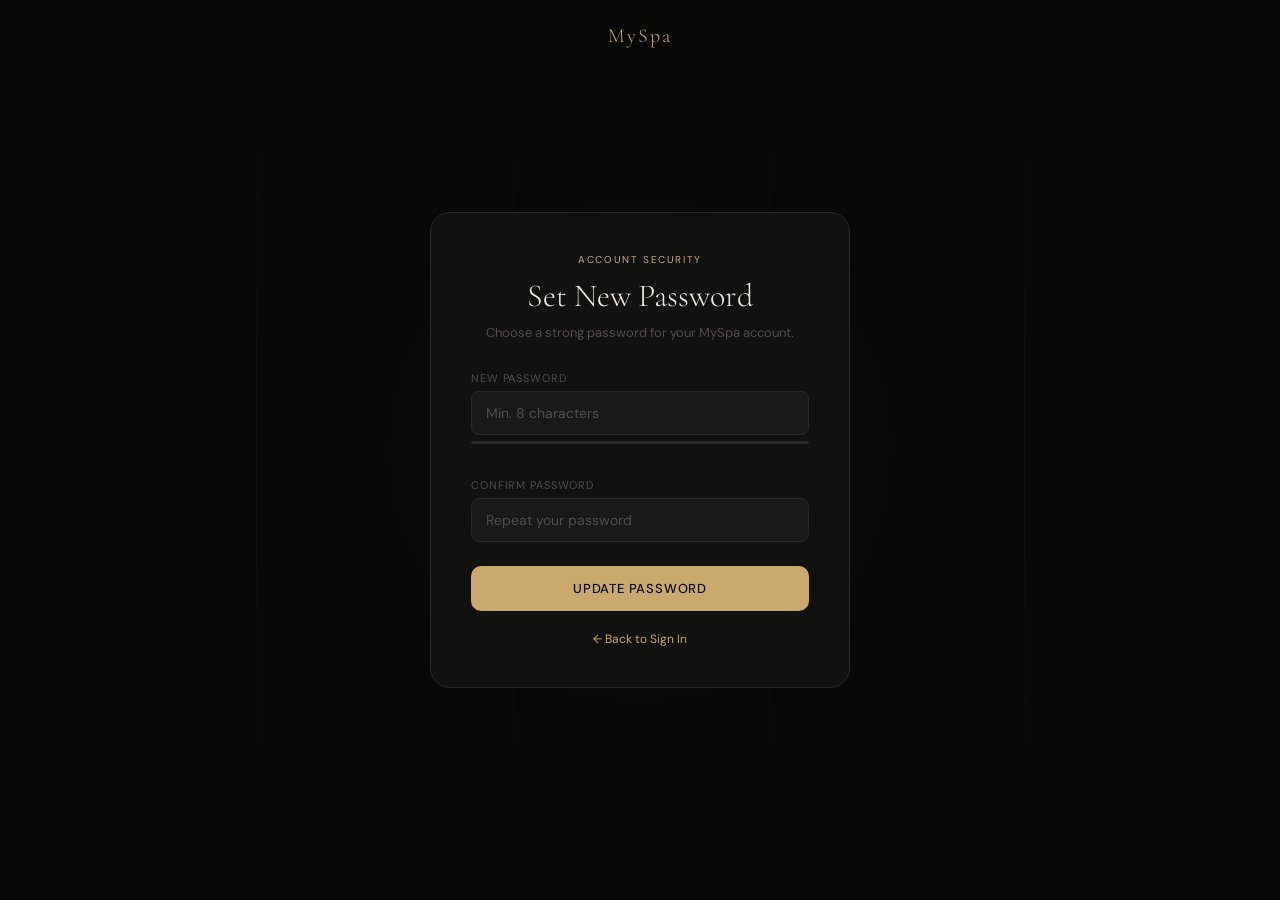
<file: reset-password.html>
<!DOCTYPE html>
<html lang="en">
<head>
<meta charset="UTF-8"/>
<meta name="viewport" content="width=device-width, initial-scale=1.0"/>
<title>MySpa — Reset Password</title>
<link rel="preconnect" href="https://fonts.googleapis.com"/>
<link href="https://fonts.googleapis.com/css2?family=Cormorant+Garamond:ital,wght@0,300;0,400;0,500;1,300&family=DM+Sans:wght@300;400;500&display=swap" rel="stylesheet"/>
<style>
*,*::before,*::after{box-sizing:border-box;margin:0;padding:0}
:root{
  --gold:#c9a96e;--gold-dim:#c9a96e18;--gold-mid:#c9a96e40;
  --bg:#080807;--surface:#111110;--surface2:#191918;
  --border:#2a2928;--border2:#3a3836;
  --text:#f0ebe3;--text2:#9a9088;--text3:#524e48;
  --danger:#e05555;--success:#5db888;
}
body{font-family:'DM Sans',sans-serif;background:var(--bg);color:var(--text);min-height:100vh;display:flex;flex-direction:column;align-items:center;justify-content:center;padding:24px}
.bg-lines{position:fixed;inset:0;z-index:0;pointer-events:none}
.bg-line{position:absolute;top:0;bottom:0;width:0.5px;background:linear-gradient(to bottom,transparent,rgba(201,169,110,0.06),transparent)}
.bg-line:nth-child(1){left:20%}.bg-line:nth-child(2){left:40%}
.bg-line:nth-child(3){left:60%}.bg-line:nth-child(4){left:80%}
.bg-glow{position:fixed;top:50%;left:50%;transform:translate(-50%,-50%);width:600px;height:600px;background:radial-gradient(ellipse,rgba(201,169,110,0.05),transparent 70%);pointer-events:none;z-index:0}
.logo{position:fixed;top:24px;left:50%;transform:translateX(-50%);font-family:'Cormorant Garamond',serif;font-size:20px;font-weight:300;color:var(--gold);letter-spacing:0.1em;text-decoration:none;z-index:10}
.card{background:var(--surface);border:0.5px solid var(--border);border-radius:20px;padding:40px;width:100%;max-width:420px;position:relative;z-index:2}
.card-eyebrow{font-size:10px;color:var(--gold);letter-spacing:0.16em;text-transform:uppercase;margin-bottom:10px;text-align:center}
.card-title{font-family:'Cormorant Garamond',serif;font-size:32px;font-weight:300;color:var(--text);text-align:center;margin-bottom:8px}
.card-sub{font-size:13px;color:var(--text3);text-align:center;line-height:1.6;margin-bottom:28px}
.form-group{margin-bottom:16px}
.form-label{font-size:11px;color:var(--text3);letter-spacing:0.08em;text-transform:uppercase;margin-bottom:6px;display:block}
.form-input{width:100%;background:var(--surface2);border:0.5px solid var(--border);border-radius:8px;padding:12px 14px;color:var(--text);font-size:14px;font-family:'DM Sans',sans-serif;outline:none;transition:border-color 0.2s}
.form-input:focus{border-color:var(--gold-mid)}
.form-input::placeholder{color:var(--text3)}
.strength-bar{height:3px;background:var(--border);border-radius:2px;margin-top:6px;overflow:hidden}
.strength-fill{height:100%;width:0%;border-radius:2px;transition:width 0.3s,background 0.3s}
.strength-label{font-size:10px;color:var(--text3);margin-top:4px;height:14px}
.submit-btn{width:100%;background:var(--gold);color:var(--bg);border:none;border-radius:10px;padding:14px;font-size:13px;font-family:'DM Sans',sans-serif;font-weight:500;letter-spacing:0.06em;text-transform:uppercase;cursor:pointer;transition:opacity 0.2s;margin-top:8px}
.submit-btn:hover{opacity:0.88}
.submit-btn:disabled{opacity:0.4;cursor:not-allowed}
.error-msg{background:#e0555522;border:0.5px solid #e0555544;border-radius:8px;padding:10px 14px;font-size:12px;color:var(--danger);margin-bottom:16px;display:none}
.success-state{display:none;text-align:center}
.success-icon{width:64px;height:64px;border-radius:50%;background:var(--gold-dim);border:0.5px solid var(--gold-mid);display:flex;align-items:center;justify-content:center;margin:0 auto 20px}
.success-icon svg{width:24px;height:24px;stroke:var(--gold);stroke-width:2;fill:none;stroke-linecap:round;stroke-linejoin:round}
.check-path{stroke-dasharray:40;stroke-dashoffset:40;animation:drawCheck 0.4s 0.2s ease forwards}
@keyframes drawCheck{to{stroke-dashoffset:0}}
.back-link{text-align:center;margin-top:20px;font-size:12px;color:var(--text3)}
.back-link a{color:var(--gold);text-decoration:none}
</style>
</head>
<body>
<div class="bg-lines">
  <div class="bg-line"></div><div class="bg-line"></div>
  <div class="bg-line"></div><div class="bg-line"></div>
</div>
<div class="bg-glow"></div>
<a class="logo" href="/index.html">MySpa</a>

<div class="card">
  <div id="reset-form-view">
    <div class="card-eyebrow">Account Security</div>
    <h1 class="card-title">Set New Password</h1>
    <p class="card-sub">Choose a strong password for your MySpa account.</p>

    <div id="error-msg" class="error-msg"></div>

    <div class="form-group">
      <label class="form-label">New Password</label>
      <input class="form-input" type="password" id="new-password" placeholder="Min. 8 characters" oninput="checkStrength(this.value)"/>
      <div class="strength-bar"><div class="strength-fill" id="strength-fill"></div></div>
      <div class="strength-label" id="strength-label"></div>
    </div>
    <div class="form-group">
      <label class="form-label">Confirm Password</label>
      <input class="form-input" type="password" id="confirm-password" placeholder="Repeat your password"/>
    </div>
    <button class="submit-btn" id="reset-btn" onclick="resetPassword()">Update Password</button>
  </div>

  <div id="success-view" class="success-state">
    <div class="success-icon">
      <svg viewBox="0 0 24 24"><polyline class="check-path" points="4 12 9 17 20 7"/></svg>
    </div>
    <div class="card-eyebrow">All Done</div>
    <h2 style="font-family:'Cormorant Garamond',serif;font-size:28px;font-weight:300;color:var(--text);margin-bottom:8px">Password Updated</h2>
    <p style="font-size:13px;color:var(--text3);line-height:1.6;margin-bottom:24px">Your password has been successfully updated. You can now sign in with your new password.</p>
    <a href="/auth.html" style="display:inline-block;background:var(--gold);color:var(--bg);text-decoration:none;padding:12px 28px;border-radius:24px;font-size:12px;font-family:'DM Sans',sans-serif;font-weight:500;letter-spacing:0.08em;text-transform:uppercase;margin-bottom:12px">Sign In →</a>
    <br/>
    <a href="/index.html" style="font-size:12px;color:var(--text3);text-decoration:none;letter-spacing:0.04em;transition:color 0.2s" onmouseover="this.style.color='var(--gold)'" onmouseout="this.style.color='var(--text3)'">← Back to MySpa Home</a>
  </div>

  <div class="back-link"><a href="/auth.html">← Back to Sign In</a></div>
</div>

<script type="module">
import { createClient } from 'https://esm.sh/@supabase/supabase-js@2';
const SUPABASE_URL = 'https://nylbgdizzlpsaacrbsae.supabase.co';
const SUPABASE_PUBLISHABLE_KEY = 'sb_publishable_pmUom2TfYAl2oa3OrFXpSw_JVL4LE4P';
const supabase = createClient(SUPABASE_URL, SUPABASE_PUBLISHABLE_KEY);

/* ── Handle reset token from URL ── */
const hashParams = new URLSearchParams(window.location.hash.replace('#',''));
const accessToken = hashParams.get('access_token');
const refreshToken = hashParams.get('refresh_token');
const type = hashParams.get('type');

if (accessToken && type === 'recovery') {
  await supabase.auth.setSession({ access_token: accessToken, refresh_token: refreshToken });
} else {
  const { data: { session } } = await supabase.auth.getSession();
  if (!session) window.location.href = '/auth.html';
}

/* ── Password strength checker ── */
window.checkStrength = (pwd) => {
  const fill = document.getElementById('strength-fill');
  const label = document.getElementById('strength-label');
  let strength = 0;
  if (pwd.length >= 8) strength++;
  if (pwd.match(/[A-Z]/)) strength++;
  if (pwd.match(/[0-9]/)) strength++;
  if (pwd.match(/[^A-Za-z0-9]/)) strength++;
  const colors = ['#e05555','#e09055','#c9a96e','#5db888'];
  const labels = ['Weak','Fair','Good','Strong'];
  const widths = ['25%','50%','75%','100%'];
  if (pwd.length === 0) { fill.style.width = '0%'; label.textContent = ''; return; }
  fill.style.width = widths[strength-1] || '25%';
  fill.style.background = colors[strength-1] || '#e05555';
  label.textContent = labels[strength-1] || 'Weak';
  label.style.color = colors[strength-1] || '#e05555';
};

/* ── Reset password ── */
window.resetPassword = async () => {
  const newPwd = document.getElementById('new-password').value;
  const confirmPwd = document.getElementById('confirm-password').value;
  const btn = document.getElementById('reset-btn');
  const errorEl = document.getElementById('error-msg');

  if (newPwd.length < 8) { showError('Password must be at least 8 characters.'); return; }
  if (newPwd !== confirmPwd) { showError('Passwords do not match.'); return; }

  btn.disabled = true; btn.textContent = 'Updating...';

  const { error } = await supabase.auth.updateUser({ password: newPwd });

  if (error) {
    showError(error.message);
    btn.disabled = false; btn.textContent = 'Update Password';
  } else {
    document.getElementById('reset-form-view').style.display = 'none';
    document.getElementById('success-view').style.display = 'block';
  }
};

function showError(msg) {
  const el = document.getElementById('error-msg');
  el.textContent = msg; el.style.display = 'block';
}
</script>
</body>
</html>
</file>
